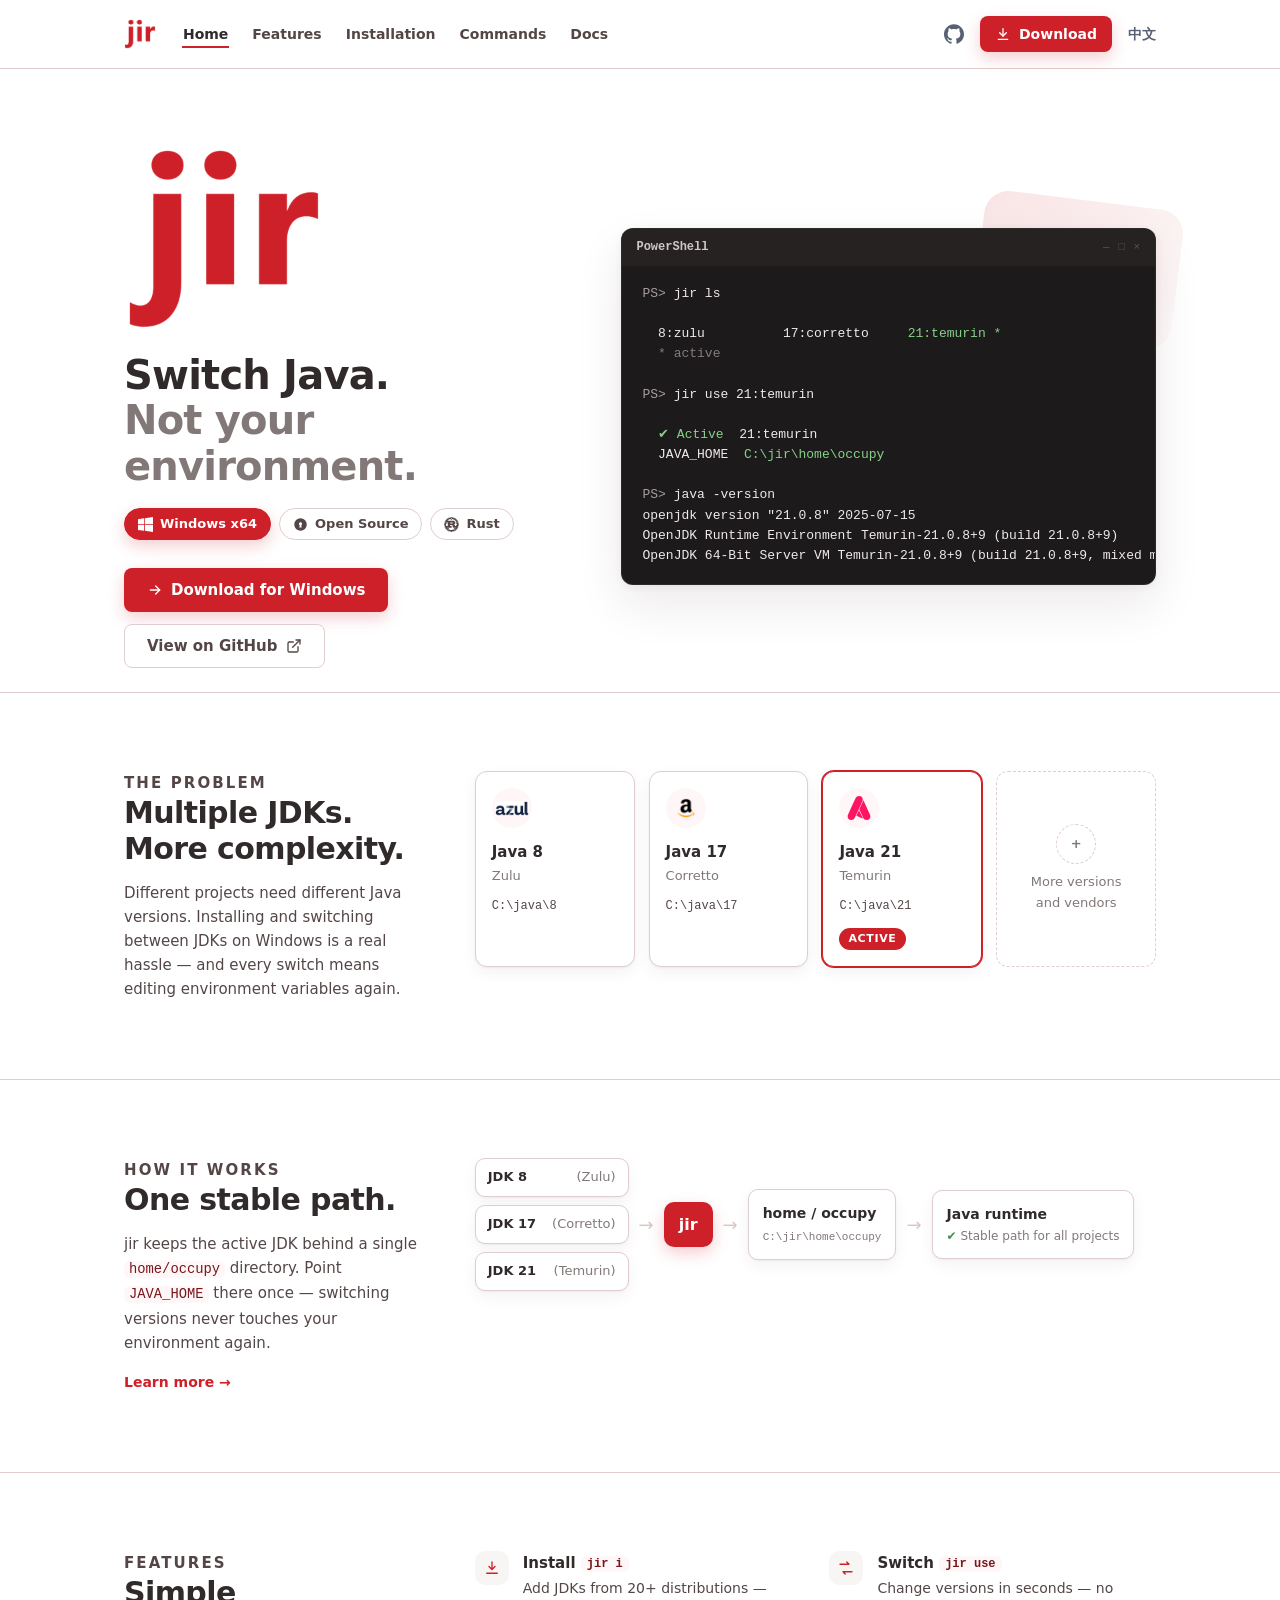
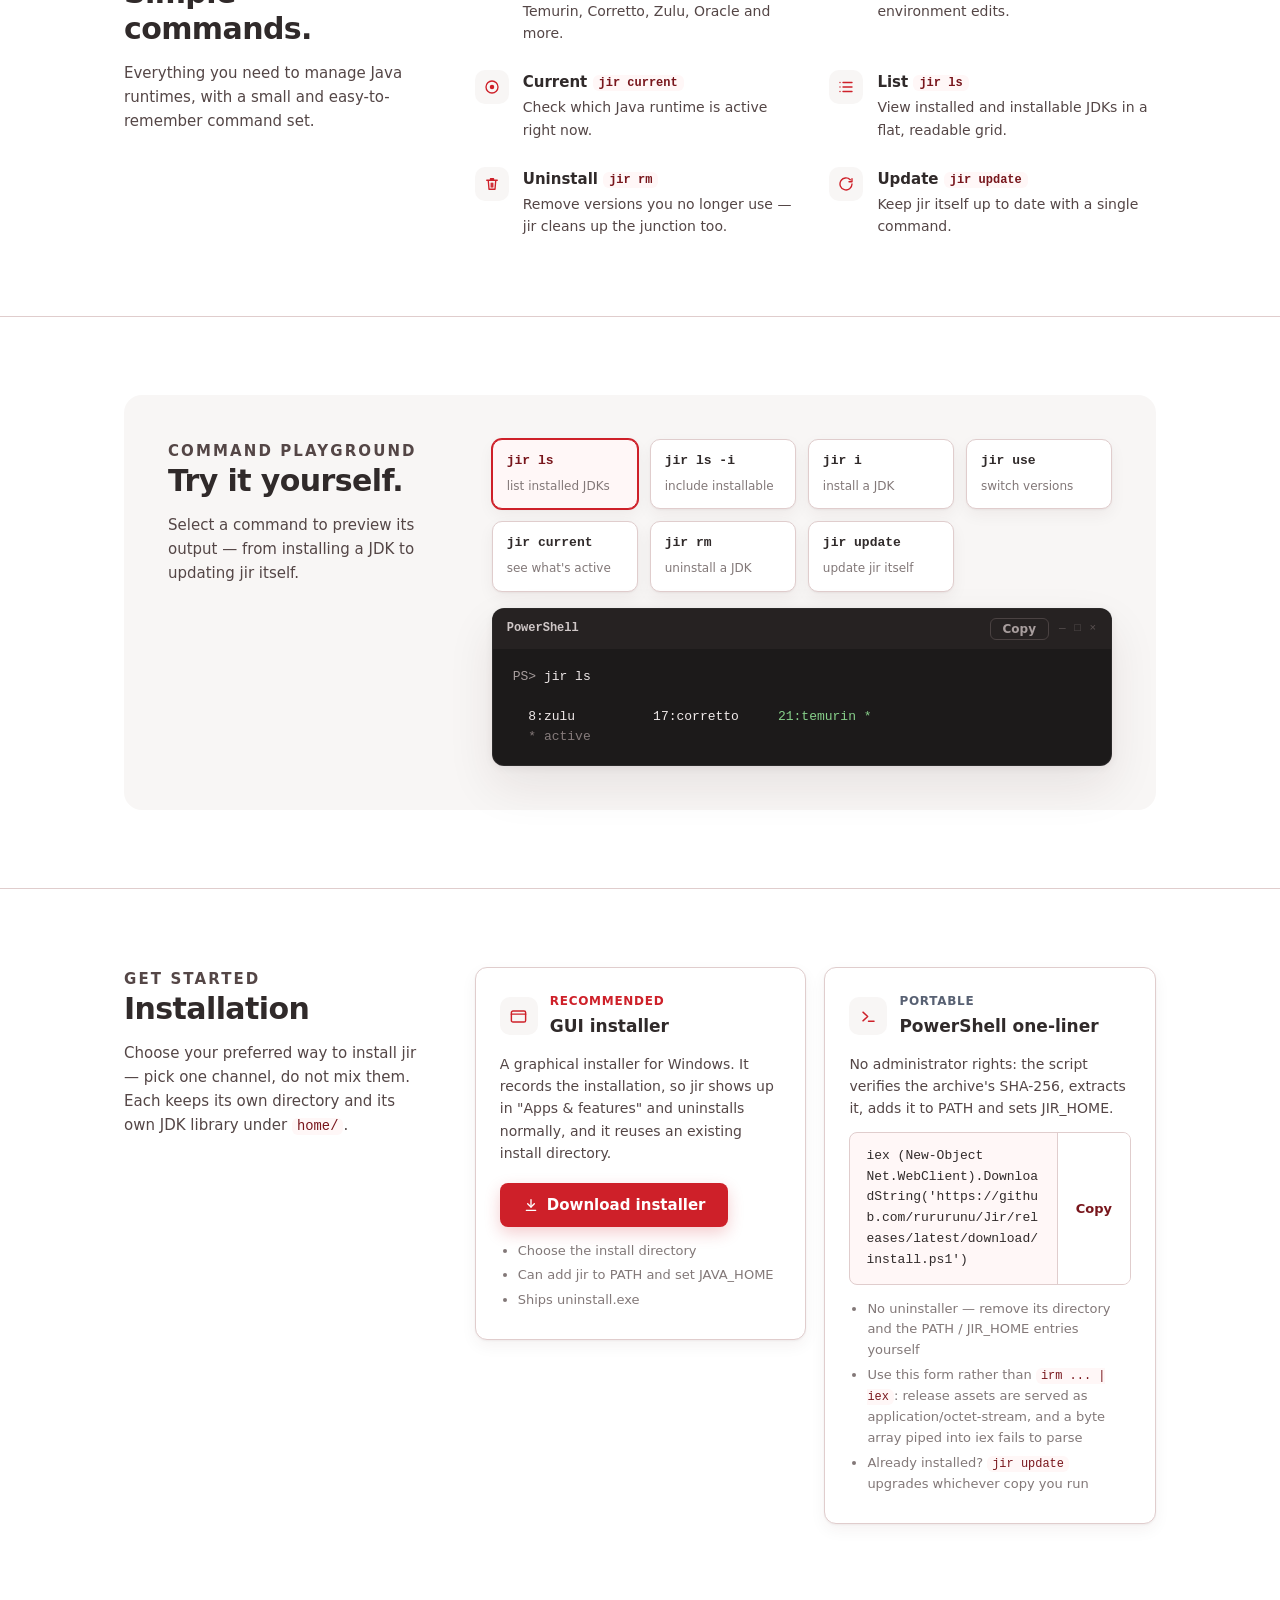
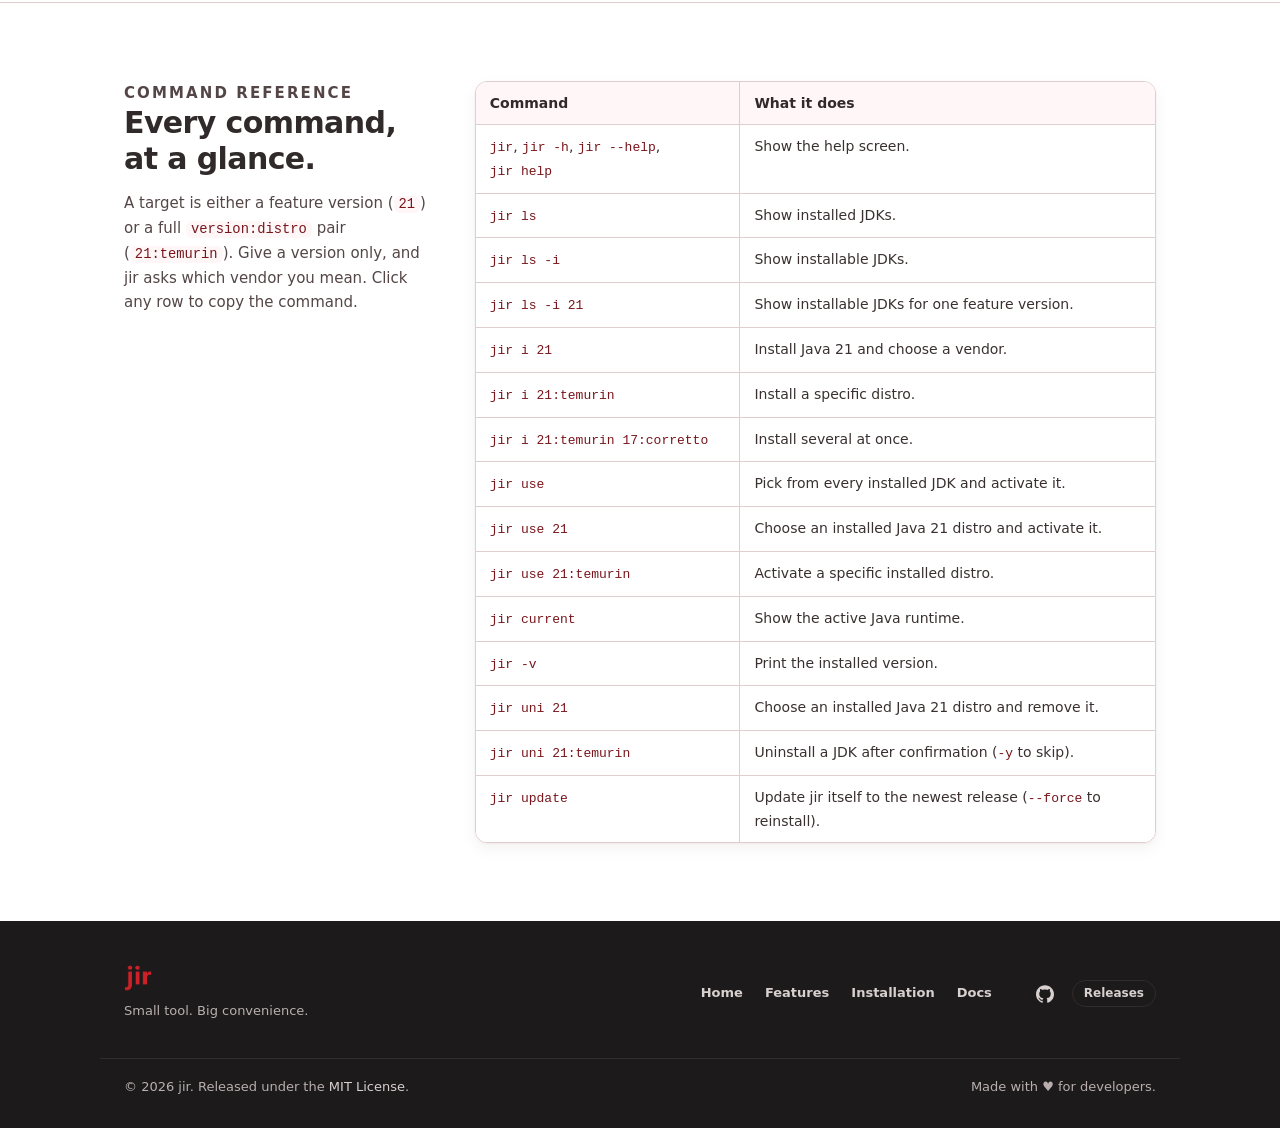
<file: site/index.html>
<!doctype html>
<html lang="en">
<head>
<meta charset="utf-8">
<meta name="viewport" content="width=device-width, initial-scale=1">
<title>jir — Switch Java, not your environment.</title>
<meta name="description" content="Install JDKs from 20+ distributions, switch between them in seconds, and keep your active Java runtime behind one stable path: home/occupy. Windows x64.">
<link rel="icon" href="favicon.ico">
<link rel="stylesheet" href="style.css">
</head>
<body>

<header class="top">
  <div class="wrap">
    <a class="brand" href="#top"><img src="jir.png" alt="jir"></a>
    <nav>
      <a class="active" href="#top">Home</a>
      <a href="#features">Features</a>
      <a href="#install">Installation</a>
      <a href="#commands">Commands</a>
      <a href="https://github.com/rururunu/Jir/blob/main/TECHNICAL.md">Docs</a>
    </nav>
    <div class="end">
      <a class="icon-link" href="https://github.com/rururunu/Jir" aria-label="GitHub">
        <svg viewBox="0 0 24 24" fill="currentColor" aria-hidden="true"><path d="M12 .297c-6.63 0-12 5.373-12 12 0 5.303 3.438 9.8 8.205 11.385.6.113.82-.258.82-.577 0-.285-.01-1.04-.015-2.04-3.338.724-4.042-1.61-4.042-1.61C4.422 18.07 3.633 17.7 3.633 17.7c-1.087-.744.084-.729.084-.729 1.205.084 1.838 1.236 1.838 1.236 1.07 1.835 2.809 1.305 3.495.998.108-.776.417-1.305.76-1.605-2.665-.3-5.466-1.332-5.466-5.93 0-1.31.465-2.38 1.235-3.22-.135-.303-.54-1.523.105-3.176 0 0 1.005-.322 3.3 1.23.96-.267 1.98-.399 3-.405 1.02.006 2.04.138 3 .405 2.28-1.552 3.285-1.23 3.285-1.23.645 1.653.24 2.873.12 3.176.765.84 1.23 1.91 1.23 3.22 0 4.61-2.805 5.625-5.475 5.92.42.36.81 1.096.81 2.22 0 1.606-.015 2.896-.015 3.286 0 .315.21.69.825.57C20.565 22.092 24 17.592 24 12.297c0-6.627-5.373-12-12-12"/></svg>
      </a>
      <a class="btn btn-primary btn-sm" href="https://github.com/rururunu/Jir/releases/latest">
        <svg viewBox="0 0 24 24" fill="none" stroke="currentColor" stroke-width="2" stroke-linecap="round" stroke-linejoin="round" aria-hidden="true"><path d="M12 4v11"/><path d="m7 10 5 5 5-5"/><path d="M5 20h14"/></svg>
        Download
      </a>
      <a href="zh-CN.html">中文</a>
    </div>
  </div>
</header>

<main>
<div class="wrap">
  <div class="hero" id="top">
    <div class="hero-copy">
      <img class="hero-mark" src="jir.png" alt="jir">
      <h1>Switch Java.<br><span class="dim">Not your environment.</span></h1>
      <ul class="pills">
        <li class="pill pill-brand">
          <svg viewBox="0 0 24 24" fill="currentColor" aria-hidden="true"><path d="M0 3.449 9.75 2.1v9.451H0m10.949-9.602L24 0v11.4H10.949M0 12.6h9.75v9.451L0 20.699M10.949 12.6H24V24l-12.9-1.801"/></svg>
          Windows x64
        </li>
        <li class="pill">
          <svg viewBox="0 0 24 24" fill="currentColor" aria-hidden="true"><path fill-rule="evenodd" d="M12 2a10 10 0 1 0 0 20 10 10 0 0 0 0-20zm0 6.4a2.6 2.6 0 0 0-1.2 4.9l-.7 3.3h3.8l-.7-3.3A2.6 2.6 0 0 0 12 8.4z"/></svg>
          Open Source
        </li>
        <li class="pill">
          <svg viewBox="0 0 24 24" fill="currentColor" aria-hidden="true"><path d="M23.8346 11.7033l-1.0073-.6236a13.7268 13.7268 0 00-.0283-.2936l.8656-.8069a.3483.3483 0 00-.1154-.578l-1.1066-.414a8.4958 8.4958 0 00-.087-.2856l.6904-.9587a.3462.3462 0 00-.2257-.5446l-1.1663-.1894a9.3574 9.3574 0 00-.1407-.2622l.49-1.0761a.3437.3437 0 00-.0274-.3361.3486.3486 0 00-.3006-.154l-1.1845.0416a6.7444 6.7444 0 00-.1873-.2268l.2723-1.153a.3472.3472 0 00-.417-.4172l-1.1532.2724a14.0183 14.0183 0 00-.2278-.1873l.0415-1.1845a.3442.3442 0 00-.49-.328l-1.076.491c-.0872-.0476-.1742-.0952-.2623-.1407l-.1903-1.1673A.3483.3483 0 0016.256.955l-.9597.6905a8.4867 8.4867 0 00-.2855-.086l-.414-1.1066a.3483.3483 0 00-.5781-.1154l-.8069.8666a9.2936 9.2936 0 00-.2936-.0284L12.2946.1683a.3462.3462 0 00-.5892 0l-.6236 1.0073a13.7383 13.7383 0 00-.2936.0284L9.9803.3374a.3462.3462 0 00-.578.1154l-.4141 1.1065c-.0962.0274-.1903.0567-.2855.086L7.744.955a.3483.3483 0 00-.5447.2258L7.009 2.348a9.3574 9.3574 0 00-.2622.1407l-1.0762-.491a.3462.3462 0 00-.49.328l.0416 1.1845a7.9826 7.9826 0 00-.2278.1873L3.8413 3.425a.3472.3472 0 00-.4171.4171l.2713 1.1531c-.0628.075-.1255.1509-.1863.2268l-1.1845-.0415a.3462.3462 0 00-.328.49l.491 1.0761a9.167 9.167 0 00-.1407.2622l-1.1662.1894a.3483.3483 0 00-.2258.5446l.6904.9587a13.303 13.303 0 00-.087.2855l-1.1065.414a.3483.3483 0 00-.1155.5781l.8656.807a9.2936 9.2936 0 00-.0283.2935l-1.0073.6236a.3442.3442 0 000 .5892l1.0073.6236c.008.0982.0182.1964.0283.2936l-.8656.8079a.3462.3462 0 00.1155.578l1.1065.4141c.0273.0962.0567.1914.087.2855l-.6904.9587a.3452.3452 0 00.2268.5447l1.1662.1893c.0456.088.0922.1751.1408.2622l-.491 1.0762a.3462.3462 0 00.328.49l1.1834-.0415c.0618.0769.1235.1528.1873.2277l-.2713 1.1541a.3462.3462 0 00.4171.4161l1.153-.2713c.075.0638.151.1255.2279.1863l-.0415 1.1845a.3442.3442 0 00.49.327l1.0761-.49c.087.0486.1741.0951.2622.1407l.1903 1.1662a.3483.3483 0 00.5447.2268l.9587-.6904a9.299 9.299 0 00.2855.087l.414 1.1066a.3452.3452 0 00.5781.1154l.8079-.8656c.0972.0111.1954.0203.2936.0294l.6236 1.0073a.3472.3472 0 00.5892 0l.6236-1.0073c.0982-.0091.1964-.0183.2936-.0294l.8069.8656a.3483.3483 0 00.578-.1154l.4141-1.1066a8.4626 8.4626 0 00.2855-.087l.9587.6904a.3452.3452 0 00.5447-.2268l.1903-1.1662c.088-.0456.1751-.0931.2622-.1407l1.0762.49a.3472.3472 0 00.49-.327l-.0415-1.1845a6.7267 6.7267 0 00.2267-.1863l1.1531.2713a.3472.3472 0 00.4171-.416l-.2713-1.1542c.0628-.0749.1255-.1508.1863-.2278l1.1845.0415a.3442.3442 0 00.328-.49l-.49-1.076c.0475-.0872.0951-.1742.1407-.2623l1.1662-.1893a.3483.3483 0 00.2258-.5447l-.6904-.9587.087-.2855 1.1066-.414a.3462.3462 0 00.1154-.5781l-.8656-.8079c.0101-.0972.0202-.1954.0283-.2936l1.0073-.6236a.3442.3442 0 000-.5892zm-6.7413 8.3551a.7138.7138 0 01.2986-1.396.714.714 0 11-.2997 1.396zm-.3422-2.3142a.649.649 0 00-.7715.5l-.3573 1.6685c-1.1035.501-2.3285.7795-3.6193.7795a8.7368 8.7368 0 01-3.6951-.814l-.3574-1.6684a.648.648 0 00-.7714-.499l-1.473.3158a8.7216 8.7216 0 01-.7613-.898h7.1676c.081 0 .1356-.0141.1356-.088v-2.536c0-.074-.0536-.0881-.1356-.0881h-2.0966v-1.6077h2.2677c.2065 0 1.1065.0587 1.394 1.2088.0901.3533.2875 1.5044.4232 1.8729.1346.413.6833 1.2381 1.2685 1.2381h3.5716a.7492.7492 0 00.1296-.0131 8.7874 8.7874 0 01-.8119.9526zM6.8369 20.024a.714.714 0 11-.2997-1.396.714.714 0 01.2997 1.396zM4.1177 8.9972a.7137.7137 0 11-1.304.5791.7137.7137 0 011.304-.579zm-.8352 1.9813l1.5347-.6824a.65.65 0 00.33-.8585l-.3158-.7147h1.2432v5.6025H3.5669a8.7753 8.7753 0 01-.2834-3.348zm6.7343-.5437V8.7836h2.9601c.153 0 1.0792.1772 1.0792.8697 0 .575-.7107.7815-1.2948.7815zm10.7574 1.4862c0 .2187-.008.4363-.0243.651h-.9c-.09 0-.1265.0586-.1265.1477v.413c0 .973-.5487 1.1846-1.0296 1.2382-.4576.0517-.9648-.1913-1.0275-.4717-.2704-1.5186-.7198-1.8436-1.4305-2.4034.8817-.5599 1.799-1.386 1.799-2.4915 0-1.1936-.819-1.9458-1.3769-2.3153-.7825-.5163-1.6491-.6195-1.883-.6195H5.4682a8.7651 8.7651 0 014.907-2.7699l1.0974 1.151a.648.648 0 00.9182.0213l1.227-1.1743a8.7753 8.7753 0 016.0044 4.2762l-.8403 1.8982a.652.652 0 00.33.8585l1.6178.7188c.0283.2875.0425.577.0425.8717zm-9.3006-9.5993a.7128.7128 0 11.984 1.0316.7137.7137 0 01-.984-1.0316zm8.3389 6.71a.7107.7107 0 01.9395-.3625.7137.7137 0 11-.9405.3635z"/></svg>
          Rust
        </li>
      </ul>
      <div class="cta">
        <a class="btn btn-primary" href="https://github.com/rururunu/Jir/releases/latest">
          <svg viewBox="0 0 24 24" fill="none" stroke="currentColor" stroke-width="2" stroke-linecap="round" stroke-linejoin="round" aria-hidden="true"><path d="M5 12h14"/><path d="m13 6 6 6-6 6"/></svg>
          Download for Windows
        </a>
        <a class="btn btn-ghost" href="https://github.com/rururunu/Jir">
          View on GitHub
          <svg viewBox="0 0 24 24" fill="none" stroke="currentColor" stroke-width="2" stroke-linecap="round" stroke-linejoin="round" aria-hidden="true"><path d="M18 13v6a2 2 0 0 1-2 2H5a2 2 0 0 1-2-2V8a2 2 0 0 1 2-2h6"/><path d="M15 3h6v6"/><path d="m10 14 11-11"/></svg>
        </a>
      </div>
    </div>
    <div class="hero-term">
      <div class="term">
        <div class="bar"><span class="term-title">PowerShell</span><span class="term-right"><span class="term-controls" aria-hidden="true">— □ ×</span></span></div>
        <pre><span class="p">PS&gt;</span> jir ls

  8:zulu          17:corretto     <span class="ok">21:temurin *</span>
  <span class="c">* active</span>

<span class="p">PS&gt;</span> jir use 21:temurin

  <span class="ok">✔ Active</span>  21:temurin
  JAVA_HOME  <span class="ok">C:\jir\home\occupy</span>

<span class="p">PS&gt;</span> java -version
openjdk version "21.0.8" 2025-07-15
OpenJDK Runtime Environment Temurin-21.0.8+9 (build 21.0.8+9)
OpenJDK 64-Bit Server VM Temurin-21.0.8+9 (build 21.0.8+9, mixed mode)</pre>
      </div>
    </div>
  </div>
</div>

<section id="problem">
  <div class="wrap split">
    <div class="split-head">
      <p class="eyebrow">The problem</p>
      <h2>Multiple JDKs.<br>More complexity.</h2>
      <p>Different projects need different Java versions. Installing and switching between JDKs on Windows is a real hassle — and every switch means editing environment variables again.</p>
    </div>
    <div class="vercards">
      <div class="vercard" role="button" tabindex="0">
        <span class="icon"><img class="wide" src="zulu-crop.png" alt=""></span>
        <h3>Java 8</h3>
        <p>Zulu</p>
        <code>C:\java\8</code>
      </div>
      <div class="vercard" role="button" tabindex="0">
        <span class="icon"><img src="corretto.png" alt=""></span>
        <h3>Java 17</h3>
        <p>Corretto</p>
        <code>C:\java\17</code>
      </div>
      <div class="vercard active" role="button" tabindex="0">
        <span class="icon"><img src="temurin.svg" alt=""></span>
        <h3>Java 21</h3>
        <p>Temurin</p>
        <code>C:\java\21</code>
        <span class="badge">Active</span>
      </div>
      <button type="button" class="vercard more" data-goto="ls-i">
        <span class="icon" aria-hidden="true">+</span>
        <span class="more-label">More versions<br>and vendors</span>
      </button>
    </div>
  </div>
</section>

<section id="how">
  <div class="wrap split">
    <div class="split-head">
      <p class="eyebrow">How it works</p>
      <h2>One stable path.</h2>
      <p>jir keeps the active JDK behind a single <code>home/occupy</code> directory. Point <code>JAVA_HOME</code> there once — switching versions never touches your environment again.</p>
      <a class="more" href="https://github.com/rururunu/Jir/blob/main/README.md">Learn more →</a>
    </div>
    <div class="flow">
      <div class="flow-src">
        <div class="flow-row">JDK 8 <span>(Zulu)</span></div>
        <div class="flow-row">JDK 17 <span>(Corretto)</span></div>
        <div class="flow-row">JDK 21 <span>(Temurin)</span></div>
      </div>
      <span class="flow-arrow" aria-hidden="true">→</span>
      <span class="flow-jir">jir</span>
      <span class="flow-arrow" aria-hidden="true">→</span>
      <div class="flow-node">
        <strong>home / occupy</strong>
        <code>C:\jir\home\occupy</code>
      </div>
      <span class="flow-arrow" aria-hidden="true">→</span>
      <div class="flow-node">
        <strong>Java runtime</strong>
        <span class="small"><span class="tick">✔</span> Stable path for all projects</span>
      </div>
    </div>
  </div>
</section>

<section id="features">
  <div class="wrap split">
    <div class="split-head">
      <p class="eyebrow">Features</p>
      <h2>Simple commands.</h2>
      <p>Everything you need to manage Java runtimes, with a small and easy-to-remember command set.</p>
    </div>
    <div class="features">
      <div class="feature">
        <span class="chip" aria-hidden="true"><svg viewBox="0 0 24 24" fill="none" stroke="currentColor" stroke-width="1.8" stroke-linecap="round" stroke-linejoin="round"><path d="M12 4v10m0 0 4-4m-4 4-4-4"/><path d="M5 19h14"/></svg></span>
        <div>
          <h3>Install <button type="button" class="cmd-tag" data-goto="install">jir i</button></h3>
          <p>Add JDKs from 20+ distributions — Temurin, Corretto, Zulu, Oracle and more.</p>
        </div>
      </div>
      <div class="feature">
        <span class="chip" aria-hidden="true"><svg viewBox="0 0 24 24" fill="none" stroke="currentColor" stroke-width="1.8" stroke-linecap="round" stroke-linejoin="round"><path d="M4 7h12l-3-3"/><path d="M20 17H8l3 3"/></svg></span>
        <div>
          <h3>Switch <button type="button" class="cmd-tag" data-goto="use">jir use</button></h3>
          <p>Change versions in seconds — no environment edits.</p>
        </div>
      </div>
      <div class="feature">
        <span class="chip" aria-hidden="true"><svg viewBox="0 0 24 24" fill="none" stroke="currentColor" stroke-width="1.8" stroke-linecap="round" stroke-linejoin="round"><circle cx="12" cy="12" r="8"/><circle cx="12" cy="12" r="3" fill="currentColor" stroke="none"/></svg></span>
        <div>
          <h3>Current <button type="button" class="cmd-tag" data-goto="current">jir current</button></h3>
          <p>Check which Java runtime is active right now.</p>
        </div>
      </div>
      <div class="feature">
        <span class="chip" aria-hidden="true"><svg viewBox="0 0 24 24" fill="none" stroke="currentColor" stroke-width="1.8" stroke-linecap="round" stroke-linejoin="round"><path d="M8 6h12M8 12h12M8 18h12M4 6h.01M4 12h.01M4 18h.01"/></svg></span>
        <div>
          <h3>List <button type="button" class="cmd-tag" data-goto="ls">jir ls</button></h3>
          <p>View installed and installable JDKs in a flat, readable grid.</p>
        </div>
      </div>
      <div class="feature">
        <span class="chip" aria-hidden="true"><svg viewBox="0 0 24 24" fill="none" stroke="currentColor" stroke-width="1.8" stroke-linecap="round" stroke-linejoin="round"><path d="M5 7h14M10 7V5h4v2M7 7l1 12h8l1-12M11 11v5M13 11v5"/></svg></span>
        <div>
          <h3>Uninstall <button type="button" class="cmd-tag" data-goto="rm">jir rm</button></h3>
          <p>Remove versions you no longer use — jir cleans up the junction too.</p>
        </div>
      </div>
      <div class="feature">
        <span class="chip" aria-hidden="true"><svg viewBox="0 0 24 24" fill="none" stroke="currentColor" stroke-width="1.8" stroke-linecap="round" stroke-linejoin="round"><path d="M20 12a8 8 0 1 1-2.3-5.7"/><path d="M20 5v4h-4"/></svg></span>
        <div>
          <h3>Update <button type="button" class="cmd-tag" data-goto="update">jir update</button></h3>
          <p>Keep jir itself up to date with a single command.</p>
        </div>
      </div>
    </div>
  </div>
</section>

<section id="playground">
  <div class="wrap">
    <div class="panel">
      <div class="split">
        <div class="split-head">
          <p class="eyebrow">Command playground</p>
          <h2>Try it yourself.</h2>
          <p>Select a command to preview its output — from installing a JDK to updating jir itself.</p>
        </div>
        <div class="playground">
          <div class="cmdgrid">
            <button type="button" class="cmdchip active" data-command="ls">
              <strong>jir ls</strong>
              <span>list installed JDKs</span>
            </button>
            <button type="button" class="cmdchip" data-command="ls-i">
              <strong>jir ls -i</strong>
              <span>include installable</span>
            </button>
            <button type="button" class="cmdchip" data-command="install">
              <strong>jir i</strong>
              <span>install a JDK</span>
            </button>
            <button type="button" class="cmdchip" data-command="use">
              <strong>jir use</strong>
              <span>switch versions</span>
            </button>
            <button type="button" class="cmdchip" data-command="current">
              <strong>jir current</strong>
              <span>see what's active</span>
            </button>
            <button type="button" class="cmdchip" data-command="rm">
              <strong>jir rm</strong>
              <span>uninstall a JDK</span>
            </button>
            <button type="button" class="cmdchip" data-command="update">
              <strong>jir update</strong>
              <span>update jir itself</span>
            </button>
          </div>
          <div class="term">
            <div class="bar"><span class="term-title">PowerShell</span><span class="term-right"><button type="button" class="term-btn" id="pg-copy" data-copied="Copied">Copy</button><span class="term-controls" aria-hidden="true">— □ ×</span></span></div>
            <pre class="pg-session on" data-session="ls"><span class="p">PS&gt;</span> <span class="pg-cmd">jir ls</span>

  8:zulu          17:corretto     <span class="ok">21:temurin *</span>
  <span class="c">* active</span></pre>
            <pre class="pg-session" data-session="ls-i"><span class="p">PS&gt;</span> <span class="pg-cmd">jir ls -i</span>

  6:zulu             7:zulu             8:aoj
  8:aoj_openj9       8:corretto         8:dragonwell
  8:kona             8:liberica         8:ojdk_build
  8:openlogic        8:oracle_open_jdk  8:redhat
  8:semeru           8:temurin          <span class="ok">8:zulu +</span>
  <span class="c">…</span>
  <span class="c">* active    + installed</span></pre>
            <pre class="pg-session" data-session="install"><span class="p">PS&gt;</span> <span class="pg-cmd">jir i 21:temurin</span>

  ◆ Installing  21:temurin
  <span class="c">vendor</span>     Temurin
  <span class="c">build</span>      21.0.8+9
  <span class="c">file</span>       OpenJDK21U-jdk_x64_windows_hotspot_21.0.8_9.zip

  <span class="ok">✔ Installed</span>  21:temurin
  <span class="c">path</span>       C:\jir\home\21\temurin
  <span class="c">JAVA_HOME</span>  C:\jir\home\21\temurin
  <span class="c">hint</span>       run `jir use 21:temurin` to activate</pre>
            <pre class="pg-session" data-session="use"><span class="p">PS&gt;</span> <span class="pg-cmd">jir use 21:temurin</span>

  <span class="ok">✔ Active</span>  21:temurin
  JAVA_HOME  <span class="ok">C:\jir\home\occupy</span></pre>
            <pre class="pg-session" data-session="current"><span class="p">PS&gt;</span> <span class="pg-cmd">jir current</span>

  ◆ Current  21:temurin
  <span class="c">vendor</span>     Temurin
  <span class="c">build</span>      21.0.8+9
  <span class="c">source</span>     C:\jir\home\21\temurin
  <span class="c">JAVA_HOME</span>  <span class="ok">C:\jir\home\occupy</span>
  <span class="c">binary</span>     <span class="ok">C:\jir\home\occupy\bin\java.exe</span></pre>
            <pre class="pg-session" data-session="rm"><span class="p">PS&gt;</span> <span class="pg-cmd">jir rm 8:zulu</span>
  Remove 8:zulu (C:\jir\home\8\zulu)
  Confirm? [y/N] y
<span class="ok">Uninstalled</span> 8:zulu</pre>
            <pre class="pg-session" data-session="update"><span class="p">PS&gt;</span> <span class="pg-cmd">jir update</span>

  <span class="c">current</span>    jir 0.2.4
  <span class="ok">✔ up to date</span>  0.2.4</pre>
          </div>
        </div>
      </div>
    </div>
  </div>
</section>

<section id="install">
  <div class="wrap split">
    <div class="split-head">
      <p class="eyebrow">Get started</p>
      <h2>Installation</h2>
      <p>Choose your preferred way to install jir — pick one channel, do not mix them. Each keeps its own directory and its own JDK library under <code>home/</code>.</p>
    </div>
    <div class="paths">
      <div class="card">
        <div class="paths-head">
          <span class="chip" aria-hidden="true"><svg viewBox="0 0 24 24" fill="none" stroke="currentColor" stroke-width="1.8" stroke-linecap="round" stroke-linejoin="round"><rect x="3" y="5" width="18" height="14" rx="2"/><path d="M3 9h18"/></svg></span>
          <div>
            <p class="tag">Recommended</p>
            <h3>GUI installer</h3>
          </div>
        </div>
        <p>A graphical installer for Windows. It records the installation, so jir shows up in "Apps &amp; features" and uninstalls normally, and it reuses an existing install directory.</p>
        <a class="btn btn-primary" href="https://github.com/rururunu/Jir/releases/latest">
          <svg viewBox="0 0 24 24" fill="none" stroke="currentColor" stroke-width="2" stroke-linecap="round" stroke-linejoin="round" aria-hidden="true"><path d="M12 4v11"/><path d="m7 10 5 5 5-5"/><path d="M5 20h14"/></svg>
          Download installer
        </a>
        <ul>
          <li>Choose the install directory</li>
          <li>Can add jir to PATH and set JAVA_HOME</li>
          <li>Ships uninstall.exe</li>
        </ul>
      </div>
      <div class="card">
        <div class="paths-head">
          <span class="chip" aria-hidden="true"><svg viewBox="0 0 24 24" fill="none" stroke="currentColor" stroke-width="1.8" stroke-linecap="round" stroke-linejoin="round"><path d="M5 6.5 11 12l-6 5.5"/><path d="M12 18h7"/></svg></span>
          <div>
            <p class="tag alt">Portable</p>
            <h3>PowerShell one-liner</h3>
          </div>
        </div>
        <p>No administrator rights: the script verifies the archive's SHA-256, extracts it, adds it to PATH and sets JIR_HOME.</p>
        <div class="cmd">
          <pre id="one-liner">iex (New-Object Net.WebClient).DownloadString('https://github.com/rururunu/Jir/releases/latest/download/install.ps1')</pre>
          <button type="button" data-copy="one-liner" data-copied="Copied">Copy</button>
        </div>
        <ul>
          <li>No uninstaller — remove its directory and the PATH / JIR_HOME entries yourself</li>
          <li>Use this form rather than <code>irm ... | iex</code>: release assets are served as application/octet-stream, and a byte array piped into iex fails to parse</li>
          <li>Already installed? <code>jir update</code> upgrades whichever copy you run</li>
        </ul>
      </div>
    </div>
  </div>
</section>

<section id="commands">
  <div class="wrap split">
    <div class="split-head">
      <p class="eyebrow">Command reference</p>
      <h2>Every command, at a glance.</h2>
      <p>A target is either a feature version (<code>21</code>) or a full <code>version:distro</code> pair (<code>21:temurin</code>). Give a version only, and jir asks which vendor you mean. Click any row to copy the command.</p>
    </div>
    <div class="tablewrap">
      <table>
        <thead>
          <tr><th>Command</th><th>What it does</th></tr>
        </thead>
        <tbody>
          <tr><td><code>jir</code>, <code>jir -h</code>, <code>jir --help</code>, <code>jir help</code></td><td>Show the help screen.</td></tr>
          <tr><td><code>jir ls</code></td><td>Show installed JDKs.</td></tr>
          <tr><td><code>jir ls -i</code></td><td>Show installable JDKs.</td></tr>
          <tr><td><code>jir ls -i 21</code></td><td>Show installable JDKs for one feature version.</td></tr>
          <tr><td><code>jir i 21</code></td><td>Install Java 21 and choose a vendor.</td></tr>
          <tr><td><code>jir i 21:temurin</code></td><td>Install a specific distro.</td></tr>
          <tr><td><code>jir i 21:temurin 17:corretto</code></td><td>Install several at once.</td></tr>
          <tr><td><code>jir use</code></td><td>Pick from every installed JDK and activate it.</td></tr>
          <tr><td><code>jir use 21</code></td><td>Choose an installed Java 21 distro and activate it.</td></tr>
          <tr><td><code>jir use 21:temurin</code></td><td>Activate a specific installed distro.</td></tr>
          <tr><td><code>jir current</code></td><td>Show the active Java runtime.</td></tr>
          <tr><td><code>jir -v</code></td><td>Print the installed version.</td></tr>
          <tr><td><code>jir uni 21</code></td><td>Choose an installed Java 21 distro and remove it.</td></tr>
          <tr><td><code>jir uni 21:temurin</code></td><td>Uninstall a JDK after confirmation (<code>-y</code> to skip).</td></tr>
          <tr><td><code>jir update</code></td><td>Update jir itself to the newest release (<code>--force</code> to reinstall).</td></tr>
        </tbody>
      </table>
    </div>
  </div>
</section>
</main>

<footer class="foot">
  <div class="wrap foot-main">
    <div class="foot-brand">
      <span class="brand"><img src="jir.png" alt="jir"></span>
      <p>Small tool. Big convenience.</p>
    </div>
    <nav class="foot-nav">
      <a href="#top">Home</a>
      <a href="#features">Features</a>
      <a href="#install">Installation</a>
      <a href="https://github.com/rururunu/Jir/blob/main/TECHNICAL.md">Docs</a>
    </nav>
    <div class="foot-end">
      <a class="icon-link" href="https://github.com/rururunu/Jir" aria-label="GitHub">
        <svg viewBox="0 0 24 24" fill="currentColor" aria-hidden="true"><path d="M12 .297c-6.63 0-12 5.373-12 12 0 5.303 3.438 9.8 8.205 11.385.6.113.82-.258.82-.577 0-.285-.01-1.04-.015-2.04-3.338.724-4.042-1.61-4.042-1.61C4.422 18.07 3.633 17.7 3.633 17.7c-1.087-.744.084-.729.084-.729 1.205.084 1.838 1.236 1.838 1.236 1.07 1.835 2.809 1.305 3.495.998.108-.776.417-1.305.76-1.605-2.665-.3-5.466-1.332-5.466-5.93 0-1.31.465-2.38 1.235-3.22-.135-.303-.54-1.523.105-3.176 0 0 1.005-.322 3.3 1.23.96-.267 1.98-.399 3-.405 1.02.006 2.04.138 3 .405 2.28-1.552 3.285-1.23 3.285-1.23.645 1.653.24 2.873.12 3.176.765.84 1.23 1.91 1.23 3.22 0 4.61-2.805 5.625-5.475 5.92.42.36.81 1.096.81 2.22 0 1.606-.015 2.896-.015 3.286 0 .315.21.69.825.57C20.565 22.092 24 17.592 24 12.297c0-6.627-5.373-12-12-12"/></svg>
      </a>
      <a class="ver" id="version" href="https://github.com/rururunu/Jir/releases/latest">Releases</a>
    </div>
  </div>
  <div class="wrap foot-fine">
    <p>© 2026 jir. Released under the <a href="https://github.com/rururunu/Jir/blob/main/LICENSE">MIT License</a>.</p>
    <p>Made with ♥ for developers.</p>
  </div>
</footer>

<script src="main.js" defer></script>
</body>
</html>
</file>
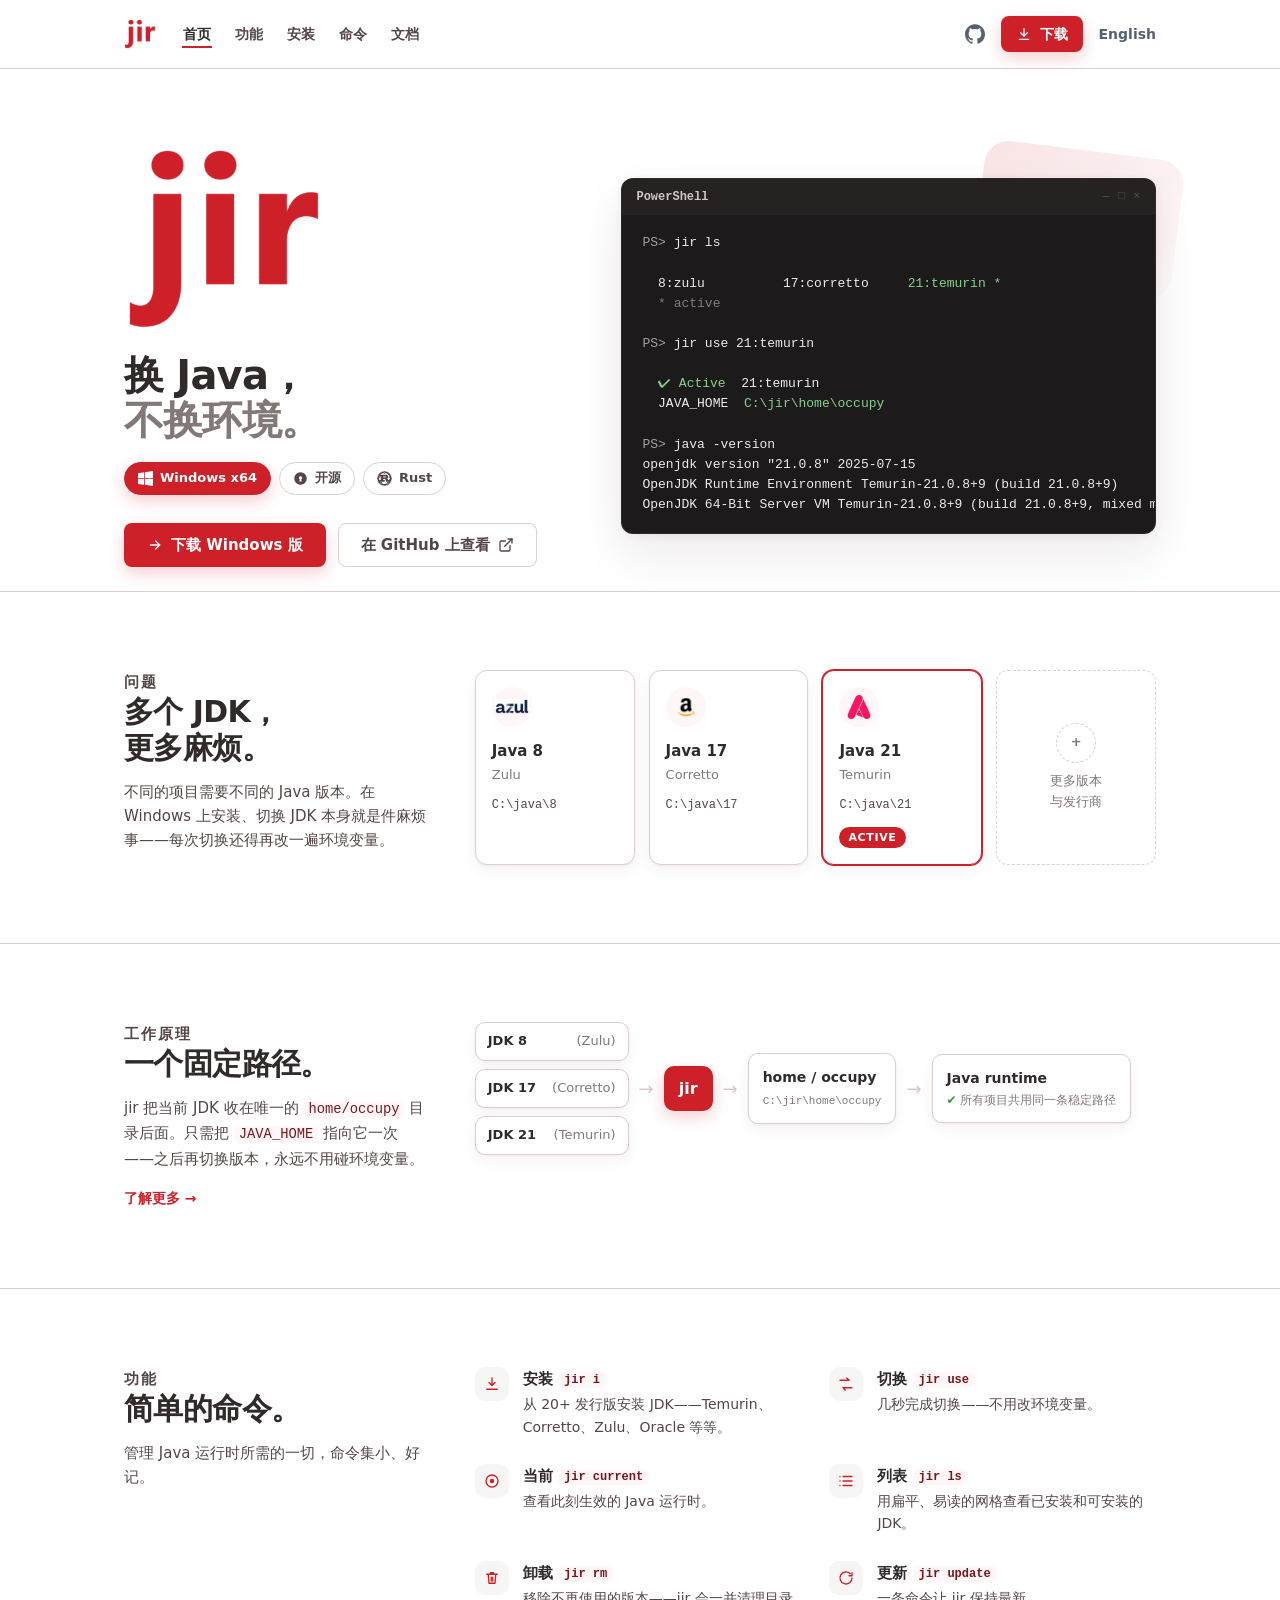
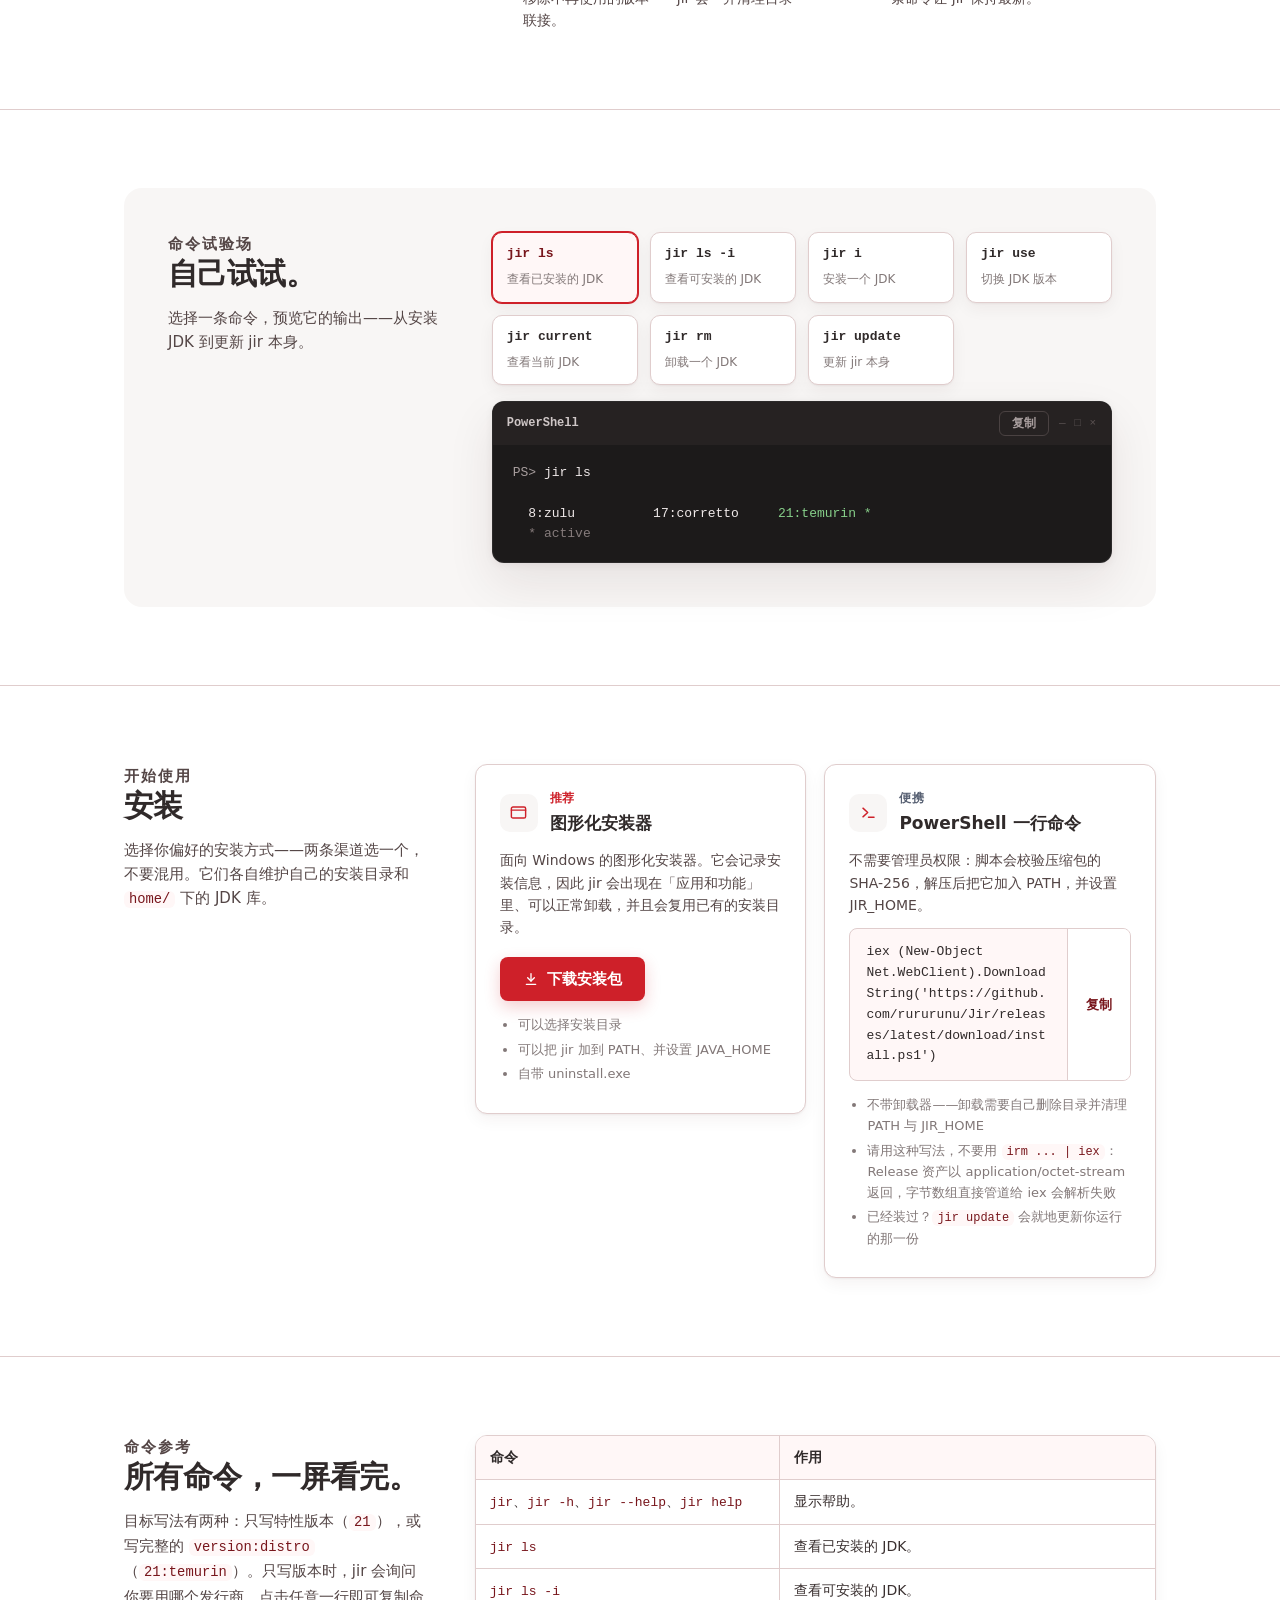
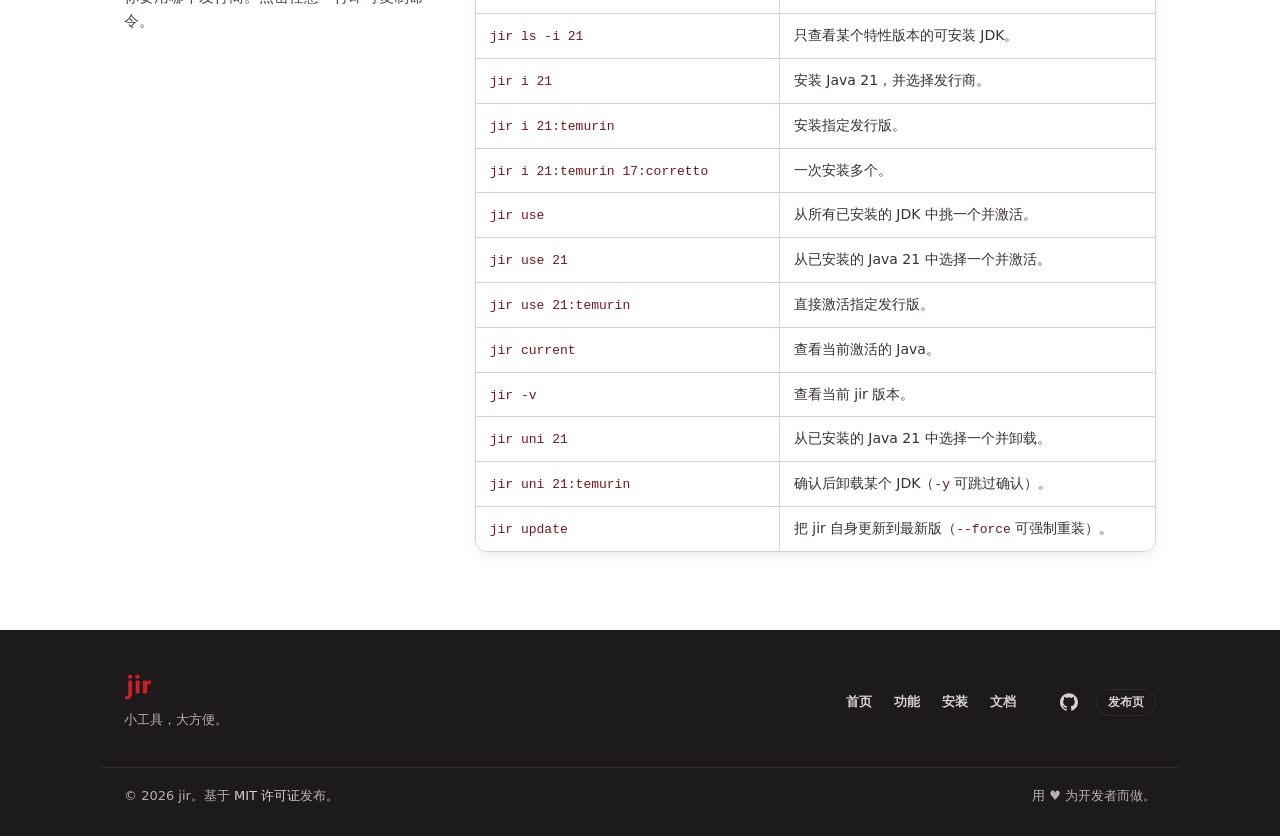
<file: site/zh-CN.html>
<!doctype html>
<html lang="zh-CN">
<head>
<meta charset="utf-8">
<meta name="viewport" content="width=device-width, initial-scale=1">
<title>jir — 换 Java，不换环境。</title>
<meta name="description" content="从 20 多个发行版安装 JDK，几秒完成切换，并让当前使用的 Java 始终指向一个固定路径：home/occupy。仅面向 Windows x64。">
<link rel="icon" href="favicon.ico">
<link rel="stylesheet" href="style.css">
</head>
<body>

<header class="top">
  <div class="wrap">
    <a class="brand" href="#top"><img src="jir.png" alt="jir"></a>
    <nav>
      <a class="active" href="#top">首页</a>
      <a href="#features">功能</a>
      <a href="#install">安装</a>
      <a href="#commands">命令</a>
      <a href="https://github.com/rururunu/Jir/blob/main/TECHNICAL.zh-CN.md">文档</a>
    </nav>
    <div class="end">
      <a class="icon-link" href="https://github.com/rururunu/Jir" aria-label="GitHub">
        <svg viewBox="0 0 24 24" fill="currentColor" aria-hidden="true"><path d="M12 .297c-6.63 0-12 5.373-12 12 0 5.303 3.438 9.8 8.205 11.385.6.113.82-.258.82-.577 0-.285-.01-1.04-.015-2.04-3.338.724-4.042-1.61-4.042-1.61C4.422 18.07 3.633 17.7 3.633 17.7c-1.087-.744.084-.729.084-.729 1.205.084 1.838 1.236 1.838 1.236 1.07 1.835 2.809 1.305 3.495.998.108-.776.417-1.305.76-1.605-2.665-.3-5.466-1.332-5.466-5.93 0-1.31.465-2.38 1.235-3.22-.135-.303-.54-1.523.105-3.176 0 0 1.005-.322 3.3 1.23.96-.267 1.98-.399 3-.405 1.02.006 2.04.138 3 .405 2.28-1.552 3.285-1.23 3.285-1.23.645 1.653.24 2.873.12 3.176.765.84 1.23 1.91 1.23 3.22 0 4.61-2.805 5.625-5.475 5.92.42.36.81 1.096.81 2.22 0 1.606-.015 2.896-.015 3.286 0 .315.21.69.825.57C20.565 22.092 24 17.592 24 12.297c0-6.627-5.373-12-12-12"/></svg>
      </a>
      <a class="btn btn-primary btn-sm" href="https://github.com/rururunu/Jir/releases/latest">
        <svg viewBox="0 0 24 24" fill="none" stroke="currentColor" stroke-width="2" stroke-linecap="round" stroke-linejoin="round" aria-hidden="true"><path d="M12 4v11"/><path d="m7 10 5 5 5-5"/><path d="M5 20h14"/></svg>
        下载
      </a>
      <a href="index.html">English</a>
    </div>
  </div>
</header>

<main>
<div class="wrap">
  <div class="hero" id="top">
    <div class="hero-copy">
      <img class="hero-mark" src="jir.png" alt="jir">
      <h1>换 Java，<br><span class="dim">不换环境。</span></h1>
      <ul class="pills">
        <li class="pill pill-brand">
          <svg viewBox="0 0 24 24" fill="currentColor" aria-hidden="true"><path d="M0 3.449 9.75 2.1v9.451H0m10.949-9.602L24 0v11.4H10.949M0 12.6h9.75v9.451L0 20.699M10.949 12.6H24V24l-12.9-1.801"/></svg>
          Windows x64
        </li>
        <li class="pill">
          <svg viewBox="0 0 24 24" fill="currentColor" aria-hidden="true"><path fill-rule="evenodd" d="M12 2a10 10 0 1 0 0 20 10 10 0 0 0 0-20zm0 6.4a2.6 2.6 0 0 0-1.2 4.9l-.7 3.3h3.8l-.7-3.3A2.6 2.6 0 0 0 12 8.4z"/></svg>
          开源
        </li>
        <li class="pill">
          <svg viewBox="0 0 24 24" fill="currentColor" aria-hidden="true"><path d="M23.8346 11.7033l-1.0073-.6236a13.7268 13.7268 0 00-.0283-.2936l.8656-.8069a.3483.3483 0 00-.1154-.578l-1.1066-.414a8.4958 8.4958 0 00-.087-.2856l.6904-.9587a.3462.3462 0 00-.2257-.5446l-1.1663-.1894a9.3574 9.3574 0 00-.1407-.2622l.49-1.0761a.3437.3437 0 00-.0274-.3361.3486.3486 0 00-.3006-.154l-1.1845.0416a6.7444 6.7444 0 00-.1873-.2268l.2723-1.153a.3472.3472 0 00-.417-.4172l-1.1532.2724a14.0183 14.0183 0 00-.2278-.1873l.0415-1.1845a.3442.3442 0 00-.49-.328l-1.076.491c-.0872-.0476-.1742-.0952-.2623-.1407l-.1903-1.1673A.3483.3483 0 0016.256.955l-.9597.6905a8.4867 8.4867 0 00-.2855-.086l-.414-1.1066a.3483.3483 0 00-.5781-.1154l-.8069.8666a9.2936 9.2936 0 00-.2936-.0284L12.2946.1683a.3462.3462 0 00-.5892 0l-.6236 1.0073a13.7383 13.7383 0 00-.2936.0284L9.9803.3374a.3462.3462 0 00-.578.1154l-.4141 1.1065c-.0962.0274-.1903.0567-.2855.086L7.744.955a.3483.3483 0 00-.5447.2258L7.009 2.348a9.3574 9.3574 0 00-.2622.1407l-1.0762-.491a.3462.3462 0 00-.49.328l.0416 1.1845a7.9826 7.9826 0 00-.2278.1873L3.8413 3.425a.3472.3472 0 00-.4171.4171l.2713 1.1531c-.0628.075-.1255.1509-.1863.2268l-1.1845-.0415a.3462.3462 0 00-.328.49l.491 1.0761a9.167 9.167 0 00-.1407.2622l-1.1662.1894a.3483.3483 0 00-.2258.5446l.6904.9587a13.303 13.303 0 00-.087.2855l-1.1065.414a.3483.3483 0 00-.1155.5781l.8656.807a9.2936 9.2936 0 00-.0283.2935l-1.0073.6236a.3442.3442 0 000 .5892l1.0073.6236c.008.0982.0182.1964.0283.2936l-.8656.8079a.3462.3462 0 00.1155.578l1.1065.4141c.0273.0962.0567.1914.087.2855l-.6904.9587a.3452.3452 0 00.2268.5447l1.1662.1893c.0456.088.0922.1751.1408.2622l-.491 1.0762a.3462.3462 0 00.328.49l1.1834-.0415c.0618.0769.1235.1528.1873.2277l-.2713 1.1541a.3462.3462 0 00.4171.4161l1.153-.2713c.075.0638.151.1255.2279.1863l-.0415 1.1845a.3442.3442 0 00.49.327l1.0761-.49c.087.0486.1741.0951.2622.1407l.1903 1.1662a.3483.3483 0 00.5447.2268l.9587-.6904a9.299 9.299 0 00.2855.087l.414 1.1066a.3452.3452 0 00.5781.1154l.8079-.8656c.0972.0111.1954.0203.2936.0294l.6236 1.0073a.3472.3472 0 00.5892 0l.6236-1.0073c.0982-.0091.1964-.0183.2936-.0294l.8069.8656a.3483.3483 0 00.578-.1154l.4141-1.1066a8.4626 8.4626 0 00.2855-.087l.9587.6904a.3452.3452 0 00.5447-.2268l.1903-1.1662c.088-.0456.1751-.0931.2622-.1407l1.0762.49a.3472.3472 0 00.49-.327l-.0415-1.1845a6.7267 6.7267 0 00.2267-.1863l1.1531.2713a.3472.3472 0 00.4171-.416l-.2713-1.1542c.0628-.0749.1255-.1508.1863-.2278l1.1845.0415a.3442.3442 0 00.328-.49l-.49-1.076c.0475-.0872.0951-.1742.1407-.2623l1.1662-.1893a.3483.3483 0 00.2258-.5447l-.6904-.9587.087-.2855 1.1066-.414a.3462.3462 0 00.1154-.5781l-.8656-.8079c.0101-.0972.0202-.1954.0283-.2936l1.0073-.6236a.3442.3442 0 000-.5892zm-6.7413 8.3551a.7138.7138 0 01.2986-1.396.714.714 0 11-.2997 1.396zm-.3422-2.3142a.649.649 0 00-.7715.5l-.3573 1.6685c-1.1035.501-2.3285.7795-3.6193.7795a8.7368 8.7368 0 01-3.6951-.814l-.3574-1.6684a.648.648 0 00-.7714-.499l-1.473.3158a8.7216 8.7216 0 01-.7613-.898h7.1676c.081 0 .1356-.0141.1356-.088v-2.536c0-.074-.0536-.0881-.1356-.0881h-2.0966v-1.6077h2.2677c.2065 0 1.1065.0587 1.394 1.2088.0901.3533.2875 1.5044.4232 1.8729.1346.413.6833 1.2381 1.2685 1.2381h3.5716a.7492.7492 0 00.1296-.0131 8.7874 8.7874 0 01-.8119.9526zM6.8369 20.024a.714.714 0 11-.2997-1.396.714.714 0 01.2997 1.396zM4.1177 8.9972a.7137.7137 0 11-1.304.5791.7137.7137 0 011.304-.579zm-.8352 1.9813l1.5347-.6824a.65.65 0 00.33-.8585l-.3158-.7147h1.2432v5.6025H3.5669a8.7753 8.7753 0 01-.2834-3.348zm6.7343-.5437V8.7836h2.9601c.153 0 1.0792.1772 1.0792.8697 0 .575-.7107.7815-1.2948.7815zm10.7574 1.4862c0 .2187-.008.4363-.0243.651h-.9c-.09 0-.1265.0586-.1265.1477v.413c0 .973-.5487 1.1846-1.0296 1.2382-.4576.0517-.9648-.1913-1.0275-.4717-.2704-1.5186-.7198-1.8436-1.4305-2.4034.8817-.5599 1.799-1.386 1.799-2.4915 0-1.1936-.819-1.9458-1.3769-2.3153-.7825-.5163-1.6491-.6195-1.883-.6195H5.4682a8.7651 8.7651 0 014.907-2.7699l1.0974 1.151a.648.648 0 00.9182.0213l1.227-1.1743a8.7753 8.7753 0 016.0044 4.2762l-.8403 1.8982a.652.652 0 00.33.8585l1.6178.7188c.0283.2875.0425.577.0425.8717zm-9.3006-9.5993a.7128.7128 0 11.984 1.0316.7137.7137 0 01-.984-1.0316zm8.3389 6.71a.7107.7107 0 01.9395-.3625.7137.7137 0 11-.9405.3635z"/></svg>
          Rust
        </li>
      </ul>
      <div class="cta">
        <a class="btn btn-primary" href="https://github.com/rururunu/Jir/releases/latest">
          <svg viewBox="0 0 24 24" fill="none" stroke="currentColor" stroke-width="2" stroke-linecap="round" stroke-linejoin="round" aria-hidden="true"><path d="M5 12h14"/><path d="m13 6 6 6-6 6"/></svg>
          下载 Windows 版
        </a>
        <a class="btn btn-ghost" href="https://github.com/rururunu/Jir">
          在 GitHub 上查看
          <svg viewBox="0 0 24 24" fill="none" stroke="currentColor" stroke-width="2" stroke-linecap="round" stroke-linejoin="round" aria-hidden="true"><path d="M18 13v6a2 2 0 0 1-2 2H5a2 2 0 0 1-2-2V8a2 2 0 0 1 2-2h6"/><path d="M15 3h6v6"/><path d="m10 14 11-11"/></svg>
        </a>
      </div>
    </div>
    <div class="hero-term">
      <div class="term">
        <div class="bar"><span class="term-title">PowerShell</span><span class="term-right"><span class="term-controls" aria-hidden="true">— □ ×</span></span></div>
        <pre><span class="p">PS&gt;</span> jir ls

  8:zulu          17:corretto     <span class="ok">21:temurin *</span>
  <span class="c">* active</span>

<span class="p">PS&gt;</span> jir use 21:temurin

  <span class="ok">✔ Active</span>  21:temurin
  JAVA_HOME  <span class="ok">C:\jir\home\occupy</span>

<span class="p">PS&gt;</span> java -version
openjdk version "21.0.8" 2025-07-15
OpenJDK Runtime Environment Temurin-21.0.8+9 (build 21.0.8+9)
OpenJDK 64-Bit Server VM Temurin-21.0.8+9 (build 21.0.8+9, mixed mode)</pre>
      </div>
    </div>
  </div>
</div>

<section id="problem">
  <div class="wrap split">
    <div class="split-head">
      <p class="eyebrow">问题</p>
      <h2>多个 JDK，<br>更多麻烦。</h2>
      <p>不同的项目需要不同的 Java 版本。在 Windows 上安装、切换 JDK 本身就是件麻烦事——每次切换还得再改一遍环境变量。</p>
    </div>
    <div class="vercards">
      <div class="vercard" role="button" tabindex="0">
        <span class="icon"><img class="wide" src="zulu-crop.png" alt=""></span>
        <h3>Java 8</h3>
        <p>Zulu</p>
        <code>C:\java\8</code>
      </div>
      <div class="vercard" role="button" tabindex="0">
        <span class="icon"><img src="corretto.png" alt=""></span>
        <h3>Java 17</h3>
        <p>Corretto</p>
        <code>C:\java\17</code>
      </div>
      <div class="vercard active" role="button" tabindex="0">
        <span class="icon"><img src="temurin.svg" alt=""></span>
        <h3>Java 21</h3>
        <p>Temurin</p>
        <code>C:\java\21</code>
        <span class="badge">Active</span>
      </div>
      <button type="button" class="vercard more" data-goto="ls-i">
        <span class="icon" aria-hidden="true">+</span>
        <span class="more-label">更多版本<br>与发行商</span>
      </button>
    </div>
  </div>
</section>

<section id="how">
  <div class="wrap split">
    <div class="split-head">
      <p class="eyebrow">工作原理</p>
      <h2>一个固定路径。</h2>
      <p>jir 把当前 JDK 收在唯一的 <code>home/occupy</code> 目录后面。只需把 <code>JAVA_HOME</code> 指向它一次——之后再切换版本，永远不用碰环境变量。</p>
      <a class="more" href="https://github.com/rururunu/Jir/blob/main/README.zh-CN.md">了解更多 →</a>
    </div>
    <div class="flow">
      <div class="flow-src">
        <div class="flow-row">JDK 8 <span>(Zulu)</span></div>
        <div class="flow-row">JDK 17 <span>(Corretto)</span></div>
        <div class="flow-row">JDK 21 <span>(Temurin)</span></div>
      </div>
      <span class="flow-arrow" aria-hidden="true">→</span>
      <span class="flow-jir">jir</span>
      <span class="flow-arrow" aria-hidden="true">→</span>
      <div class="flow-node">
        <strong>home / occupy</strong>
        <code>C:\jir\home\occupy</code>
      </div>
      <span class="flow-arrow" aria-hidden="true">→</span>
      <div class="flow-node">
        <strong>Java runtime</strong>
        <span class="small"><span class="tick">✔</span> 所有项目共用同一条稳定路径</span>
      </div>
    </div>
  </div>
</section>

<section id="features">
  <div class="wrap split">
    <div class="split-head">
      <p class="eyebrow">功能</p>
      <h2>简单的命令。</h2>
      <p>管理 Java 运行时所需的一切，命令集小、好记。</p>
    </div>
    <div class="features">
      <div class="feature">
        <span class="chip" aria-hidden="true"><svg viewBox="0 0 24 24" fill="none" stroke="currentColor" stroke-width="1.8" stroke-linecap="round" stroke-linejoin="round"><path d="M12 4v10m0 0 4-4m-4 4-4-4"/><path d="M5 19h14"/></svg></span>
        <div>
          <h3>安装 <button type="button" class="cmd-tag" data-goto="install">jir i</button></h3>
          <p>从 20+ 发行版安装 JDK——Temurin、Corretto、Zulu、Oracle 等等。</p>
        </div>
      </div>
      <div class="feature">
        <span class="chip" aria-hidden="true"><svg viewBox="0 0 24 24" fill="none" stroke="currentColor" stroke-width="1.8" stroke-linecap="round" stroke-linejoin="round"><path d="M4 7h12l-3-3"/><path d="M20 17H8l3 3"/></svg></span>
        <div>
          <h3>切换 <button type="button" class="cmd-tag" data-goto="use">jir use</button></h3>
          <p>几秒完成切换——不用改环境变量。</p>
        </div>
      </div>
      <div class="feature">
        <span class="chip" aria-hidden="true"><svg viewBox="0 0 24 24" fill="none" stroke="currentColor" stroke-width="1.8" stroke-linecap="round" stroke-linejoin="round"><circle cx="12" cy="12" r="8"/><circle cx="12" cy="12" r="3" fill="currentColor" stroke="none"/></svg></span>
        <div>
          <h3>当前 <button type="button" class="cmd-tag" data-goto="current">jir current</button></h3>
          <p>查看此刻生效的 Java 运行时。</p>
        </div>
      </div>
      <div class="feature">
        <span class="chip" aria-hidden="true"><svg viewBox="0 0 24 24" fill="none" stroke="currentColor" stroke-width="1.8" stroke-linecap="round" stroke-linejoin="round"><path d="M8 6h12M8 12h12M8 18h12M4 6h.01M4 12h.01M4 18h.01"/></svg></span>
        <div>
          <h3>列表 <button type="button" class="cmd-tag" data-goto="ls">jir ls</button></h3>
          <p>用扁平、易读的网格查看已安装和可安装的 JDK。</p>
        </div>
      </div>
      <div class="feature">
        <span class="chip" aria-hidden="true"><svg viewBox="0 0 24 24" fill="none" stroke="currentColor" stroke-width="1.8" stroke-linecap="round" stroke-linejoin="round"><path d="M5 7h14M10 7V5h4v2M7 7l1 12h8l1-12M11 11v5M13 11v5"/></svg></span>
        <div>
          <h3>卸载 <button type="button" class="cmd-tag" data-goto="rm">jir rm</button></h3>
          <p>移除不再使用的版本——jir 会一并清理目录联接。</p>
        </div>
      </div>
      <div class="feature">
        <span class="chip" aria-hidden="true"><svg viewBox="0 0 24 24" fill="none" stroke="currentColor" stroke-width="1.8" stroke-linecap="round" stroke-linejoin="round"><path d="M20 12a8 8 0 1 1-2.3-5.7"/><path d="M20 5v4h-4"/></svg></span>
        <div>
          <h3>更新 <button type="button" class="cmd-tag" data-goto="update">jir update</button></h3>
          <p>一条命令让 jir 保持最新。</p>
        </div>
      </div>
    </div>
  </div>
</section>

<section id="playground">
  <div class="wrap">
    <div class="panel">
      <div class="split">
        <div class="split-head">
          <p class="eyebrow">命令试验场</p>
          <h2>自己试试。</h2>
          <p>选择一条命令，预览它的输出——从安装 JDK 到更新 jir 本身。</p>
        </div>
        <div class="playground">
          <div class="cmdgrid">
            <button type="button" class="cmdchip active" data-command="ls">
              <strong>jir ls</strong>
              <span>查看已安装的 JDK</span>
            </button>
            <button type="button" class="cmdchip" data-command="ls-i">
              <strong>jir ls -i</strong>
              <span>查看可安装的 JDK</span>
            </button>
            <button type="button" class="cmdchip" data-command="install">
              <strong>jir i</strong>
              <span>安装一个 JDK</span>
            </button>
            <button type="button" class="cmdchip" data-command="use">
              <strong>jir use</strong>
              <span>切换 JDK 版本</span>
            </button>
            <button type="button" class="cmdchip" data-command="current">
              <strong>jir current</strong>
              <span>查看当前 JDK</span>
            </button>
            <button type="button" class="cmdchip" data-command="rm">
              <strong>jir rm</strong>
              <span>卸载一个 JDK</span>
            </button>
            <button type="button" class="cmdchip" data-command="update">
              <strong>jir update</strong>
              <span>更新 jir 本身</span>
            </button>
          </div>
          <div class="term">
            <div class="bar"><span class="term-title">PowerShell</span><span class="term-right"><button type="button" class="term-btn" id="pg-copy" data-copied="已复制">复制</button><span class="term-controls" aria-hidden="true">— □ ×</span></span></div>
            <pre class="pg-session on" data-session="ls"><span class="p">PS&gt;</span> <span class="pg-cmd">jir ls</span>

  8:zulu          17:corretto     <span class="ok">21:temurin *</span>
  <span class="c">* active</span></pre>
            <pre class="pg-session" data-session="ls-i"><span class="p">PS&gt;</span> <span class="pg-cmd">jir ls -i</span>

  6:zulu             7:zulu             8:aoj
  8:aoj_openj9       8:corretto         8:dragonwell
  8:kona             8:liberica         8:ojdk_build
  8:openlogic        8:oracle_open_jdk  8:redhat
  8:semeru           8:temurin          <span class="ok">8:zulu +</span>
  <span class="c">…</span>
  <span class="c">* active    + installed</span></pre>
            <pre class="pg-session" data-session="install"><span class="p">PS&gt;</span> <span class="pg-cmd">jir i 21:temurin</span>

  ◆ Installing  21:temurin
  <span class="c">vendor</span>     Temurin
  <span class="c">build</span>      21.0.8+9
  <span class="c">file</span>       OpenJDK21U-jdk_x64_windows_hotspot_21.0.8_9.zip

  <span class="ok">✔ Installed</span>  21:temurin
  <span class="c">path</span>       C:\jir\home\21\temurin
  <span class="c">JAVA_HOME</span>  C:\jir\home\21\temurin
  <span class="c">hint</span>       run `jir use 21:temurin` to activate</pre>
            <pre class="pg-session" data-session="use"><span class="p">PS&gt;</span> <span class="pg-cmd">jir use 21:temurin</span>

  <span class="ok">✔ Active</span>  21:temurin
  JAVA_HOME  <span class="ok">C:\jir\home\occupy</span></pre>
            <pre class="pg-session" data-session="current"><span class="p">PS&gt;</span> <span class="pg-cmd">jir current</span>

  ◆ Current  21:temurin
  <span class="c">vendor</span>     Temurin
  <span class="c">build</span>      21.0.8+9
  <span class="c">source</span>     C:\jir\home\21\temurin
  <span class="c">JAVA_HOME</span>  <span class="ok">C:\jir\home\occupy</span>
  <span class="c">binary</span>     <span class="ok">C:\jir\home\occupy\bin\java.exe</span></pre>
            <pre class="pg-session" data-session="rm"><span class="p">PS&gt;</span> <span class="pg-cmd">jir rm 8:zulu</span>
  Remove 8:zulu (C:\jir\home\8\zulu)
  Confirm? [y/N] y
<span class="ok">Uninstalled</span> 8:zulu</pre>
            <pre class="pg-session" data-session="update"><span class="p">PS&gt;</span> <span class="pg-cmd">jir update</span>

  <span class="c">current</span>    jir 0.2.4
  <span class="ok">✔ up to date</span>  0.2.4</pre>
          </div>
        </div>
      </div>
    </div>
  </div>
</section>

<section id="install">
  <div class="wrap split">
    <div class="split-head">
      <p class="eyebrow">开始使用</p>
      <h2>安装</h2>
      <p>选择你偏好的安装方式——两条渠道选一个，不要混用。它们各自维护自己的安装目录和 <code>home/</code> 下的 JDK 库。</p>
    </div>
    <div class="paths">
      <div class="card">
        <div class="paths-head">
          <span class="chip" aria-hidden="true"><svg viewBox="0 0 24 24" fill="none" stroke="currentColor" stroke-width="1.8" stroke-linecap="round" stroke-linejoin="round"><rect x="3" y="5" width="18" height="14" rx="2"/><path d="M3 9h18"/></svg></span>
          <div>
            <p class="tag">推荐</p>
            <h3>图形化安装器</h3>
          </div>
        </div>
        <p>面向 Windows 的图形化安装器。它会记录安装信息，因此 jir 会出现在「应用和功能」里、可以正常卸载，并且会复用已有的安装目录。</p>
        <a class="btn btn-primary" href="https://github.com/rururunu/Jir/releases/latest">
          <svg viewBox="0 0 24 24" fill="none" stroke="currentColor" stroke-width="2" stroke-linecap="round" stroke-linejoin="round" aria-hidden="true"><path d="M12 4v11"/><path d="m7 10 5 5 5-5"/><path d="M5 20h14"/></svg>
          下载安装包
        </a>
        <ul>
          <li>可以选择安装目录</li>
          <li>可以把 jir 加到 PATH、并设置 JAVA_HOME</li>
          <li>自带 uninstall.exe</li>
        </ul>
      </div>
      <div class="card">
        <div class="paths-head">
          <span class="chip" aria-hidden="true"><svg viewBox="0 0 24 24" fill="none" stroke="currentColor" stroke-width="1.8" stroke-linecap="round" stroke-linejoin="round"><path d="M5 6.5 11 12l-6 5.5"/><path d="M12 18h7"/></svg></span>
          <div>
            <p class="tag alt">便携</p>
            <h3>PowerShell 一行命令</h3>
          </div>
        </div>
        <p>不需要管理员权限：脚本会校验压缩包的 SHA-256，解压后把它加入 PATH，并设置 JIR_HOME。</p>
        <div class="cmd">
          <pre id="one-liner">iex (New-Object Net.WebClient).DownloadString('https://github.com/rururunu/Jir/releases/latest/download/install.ps1')</pre>
          <button type="button" data-copy="one-liner" data-copied="已复制">复制</button>
        </div>
        <ul>
          <li>不带卸载器——卸载需要自己删除目录并清理 PATH 与 JIR_HOME</li>
          <li>请用这种写法，不要用 <code>irm ... | iex</code>：Release 资产以 application/octet-stream 返回，字节数组直接管道给 iex 会解析失败</li>
          <li>已经装过？<code>jir update</code> 会就地更新你运行的那一份</li>
        </ul>
      </div>
    </div>
  </div>
</section>

<section id="commands">
  <div class="wrap split">
    <div class="split-head">
      <p class="eyebrow">命令参考</p>
      <h2>所有命令，一屏看完。</h2>
      <p>目标写法有两种：只写特性版本（<code>21</code>），或写完整的 <code>version:distro</code>（<code>21:temurin</code>）。只写版本时，jir 会询问你要用哪个发行商。点击任意一行即可复制命令。</p>
    </div>
    <div class="tablewrap">
      <table>
        <thead>
          <tr><th>命令</th><th>作用</th></tr>
        </thead>
        <tbody>
          <tr><td><code>jir</code>、<code>jir -h</code>、<code>jir --help</code>、<code>jir help</code></td><td>显示帮助。</td></tr>
          <tr><td><code>jir ls</code></td><td>查看已安装的 JDK。</td></tr>
          <tr><td><code>jir ls -i</code></td><td>查看可安装的 JDK。</td></tr>
          <tr><td><code>jir ls -i 21</code></td><td>只查看某个特性版本的可安装 JDK。</td></tr>
          <tr><td><code>jir i 21</code></td><td>安装 Java 21，并选择发行商。</td></tr>
          <tr><td><code>jir i 21:temurin</code></td><td>安装指定发行版。</td></tr>
          <tr><td><code>jir i 21:temurin 17:corretto</code></td><td>一次安装多个。</td></tr>
          <tr><td><code>jir use</code></td><td>从所有已安装的 JDK 中挑一个并激活。</td></tr>
          <tr><td><code>jir use 21</code></td><td>从已安装的 Java 21 中选择一个并激活。</td></tr>
          <tr><td><code>jir use 21:temurin</code></td><td>直接激活指定发行版。</td></tr>
          <tr><td><code>jir current</code></td><td>查看当前激活的 Java。</td></tr>
          <tr><td><code>jir -v</code></td><td>查看当前 jir 版本。</td></tr>
          <tr><td><code>jir uni 21</code></td><td>从已安装的 Java 21 中选择一个并卸载。</td></tr>
          <tr><td><code>jir uni 21:temurin</code></td><td>确认后卸载某个 JDK（<code>-y</code> 可跳过确认）。</td></tr>
          <tr><td><code>jir update</code></td><td>把 jir 自身更新到最新版（<code>--force</code> 可强制重装）。</td></tr>
        </tbody>
      </table>
    </div>
  </div>
</section>
</main>

<footer class="foot">
  <div class="wrap foot-main">
    <div class="foot-brand">
      <span class="brand"><img src="jir.png" alt="jir"></span>
      <p>小工具，大方便。</p>
    </div>
    <nav class="foot-nav">
      <a href="#top">首页</a>
      <a href="#features">功能</a>
      <a href="#install">安装</a>
      <a href="https://github.com/rururunu/Jir/blob/main/TECHNICAL.zh-CN.md">文档</a>
    </nav>
    <div class="foot-end">
      <a class="icon-link" href="https://github.com/rururunu/Jir" aria-label="GitHub">
        <svg viewBox="0 0 24 24" fill="currentColor" aria-hidden="true"><path d="M12 .297c-6.63 0-12 5.373-12 12 0 5.303 3.438 9.8 8.205 11.385.6.113.82-.258.82-.577 0-.285-.01-1.04-.015-2.04-3.338.724-4.042-1.61-4.042-1.61C4.422 18.07 3.633 17.7 3.633 17.7c-1.087-.744.084-.729.084-.729 1.205.084 1.838 1.236 1.838 1.236 1.07 1.835 2.809 1.305 3.495.998.108-.776.417-1.305.76-1.605-2.665-.3-5.466-1.332-5.466-5.93 0-1.31.465-2.38 1.235-3.22-.135-.303-.54-1.523.105-3.176 0 0 1.005-.322 3.3 1.23.96-.267 1.98-.399 3-.405 1.02.006 2.04.138 3 .405 2.28-1.552 3.285-1.23 3.285-1.23.645 1.653.24 2.873.12 3.176.765.84 1.23 1.91 1.23 3.22 0 4.61-2.805 5.625-5.475 5.92.42.36.81 1.096.81 2.22 0 1.606-.015 2.896-.015 3.286 0 .315.21.69.825.57C20.565 22.092 24 17.592 24 12.297c0-6.627-5.373-12-12-12"/></svg>
      </a>
      <a class="ver" id="version" href="https://github.com/rururunu/Jir/releases/latest">发布页</a>
    </div>
  </div>
  <div class="wrap foot-fine">
    <p>© 2026 jir。基于 <a href="https://github.com/rururunu/Jir/blob/main/LICENSE">MIT 许可证</a>发布。</p>
    <p>用 ♥ 为开发者而做。</p>
  </div>
</footer>

<script src="main.js" defer></script>
</body>
</html>
</file>
<file: site/style.css>
/* jir — site styles.
   Landing page styled after the design reference: rounded cards with soft
   shadows, brand red #CE2029 and the installer's hairline palette. */
:root {
  --brand: #CE2029;      /* primary buttons, active marks, the mark */
  --brand-ink: #78161C;  /* secondary red: inline code, ghost-button hover */
  --warn: #963A40;
  --ink: #3A3030;        /* body text */
  --ink-strong: #302A2A; /* headings */
  --ink-soft: #544646;
  --muted: #827878;      /* subtitles, secondary text */
  --info: #586173;       /* secondary links */
  --line: #E0CDCD;       /* panel borders */
  --line-soft: #DAC6C6;
  --wash: #FFF7F7;       /* hover / inline-code background */
  --panel: #F8F6F5;      /* light section panels */
  --track: #FFE8EA;
  --term-bg: #1C1A1A;
  --term-bar: #262222;
  --term-ink: #F0EAEA;
  --term-muted: #A89E9E;
  --term-comment: #857B7B;
  --term-green: #87D08A;
  --tick: #3E8E46;       /* green check in the "stable path" diagram */
  --foot-bg: #1C1A1A;
  --foot-ink: #B9AFAF;
  --foot-line: #332C2C;
  --r-sm: 8px;
  --r: 12px;
  --r-lg: 18px;
  --shadow-sm: 0 1px 2px rgba(58, 24, 26, .05), 0 6px 16px rgba(58, 24, 26, .05);
  --shadow: 0 2px 8px rgba(58, 24, 26, .06), 0 20px 48px rgba(58, 24, 26, .09);
  --font: "Segoe UI", system-ui, -apple-system, "PingFang SC", "Microsoft YaHei", sans-serif;
  --mono: Consolas, "Cascadia Mono", "Courier New", monospace;
}

* { box-sizing: border-box; }
html { scroll-behavior: smooth; }
body {
  margin: 0;
  font-family: var(--font);
  font-size: 16px;
  line-height: 1.6;
  color: var(--ink);
  background: #fff;
}
a { color: var(--brand); text-decoration: none; }
a:hover { color: var(--brand-ink); text-decoration: underline; }
img { max-width: 100%; }
a:focus-visible, button:focus-visible { outline: 2px solid var(--brand); outline-offset: 2px; }

.wrap { max-width: 1080px; margin: 0 auto; padding: 0 24px; }

/* ---------- top bar ---------- */
.top { position: sticky; top: 0; z-index: 10; background: rgba(255, 255, 255, .94); backdrop-filter: blur(8px); border-bottom: 1px solid var(--line); }
.top .wrap { display: flex; align-items: center; gap: 26px; height: 68px; }
.brand { display: inline-flex; align-items: center; color: var(--ink-strong); }
.brand:hover { color: var(--ink-strong); text-decoration: none; }
.brand img { display: block; height: 30px; width: auto; }
.top nav { display: flex; gap: 22px; font-size: 14px; font-weight: 600; }
.top nav a { color: var(--ink-soft); padding: 3px 1px; }
.top nav a:hover { color: var(--brand); text-decoration: none; }
.top nav a.active { color: var(--ink-strong); box-shadow: inset 0 -2px 0 var(--brand); }
.top .end { margin-left: auto; display: flex; align-items: center; gap: 16px; font-size: 14px; font-weight: 600; }
.top .end > a:not(.btn) { color: var(--info); }
.top .end > a:not(.btn):hover { color: var(--brand); text-decoration: none; }
.icon-link { display: inline-flex; align-items: center; }
.icon-link svg { width: 20px; height: 20px; }

/* ---------- buttons ---------- */
.btn { display: inline-flex; align-items: center; justify-content: center; gap: 8px; padding: 12px 22px; font: 600 15px/1.2 var(--font); border: 1px solid transparent; border-radius: var(--r-sm); cursor: pointer; }
.btn svg { width: 16px; height: 16px; flex: none; }
.btn-sm { padding: 9px 14px; font-size: 14px; }
.btn-primary { background: var(--brand); color: #fff; box-shadow: 0 6px 16px rgba(206, 32, 41, .22); }
.btn-primary:hover { background: #B31C25; color: #fff; text-decoration: none; }
.btn-ghost { background: #fff; border-color: var(--line); color: var(--ink-soft); }
.btn-ghost:hover { background: var(--wash); color: var(--brand-ink); text-decoration: none; }

/* ---------- hero ---------- */
.hero { position: relative; display: grid; grid-template-columns: minmax(0, 5fr) minmax(0, 6fr); gap: 52px; align-items: center; padding: 76px 0 24px; }
.eyebrow { margin: 0 0 14px; font-size: 12px; font-weight: 700; letter-spacing: .14em; text-transform: uppercase; color: var(--muted); }
.hero-mark { display: block; width: min(200px, 60vw); height: auto; margin: 0 0 20px; }
.hero h1 { margin: 0 0 18px; font-size: clamp(28px, 4vw, 40px); line-height: 1.14; font-weight: 700; letter-spacing: -.02em; color: var(--ink-strong); }
.hero h1 .dim { color: var(--muted); }

.pills { display: flex; flex-wrap: wrap; gap: 8px; margin: 0 0 28px; padding: 0; list-style: none; }
.pill { display: inline-flex; align-items: center; gap: 7px; padding: 5px 13px; border: 1px solid var(--line); border-radius: 999px; background: #fff; font-size: 13px; font-weight: 600; color: var(--ink-soft); transition: transform .18s ease, box-shadow .18s ease, border-color .18s ease, background-color .18s ease, color .18s ease; }
.pill svg { width: 15px; height: 15px; flex: none; transition: transform .18s ease; }
.pill:hover { transform: translateY(-2px); border-color: var(--brand); color: var(--brand-ink); box-shadow: 0 8px 18px rgba(206, 32, 41, .14); }
.pill:hover svg { transform: scale(1.15); }
.pill-brand { background: var(--brand); border-color: var(--brand); color: #fff; box-shadow: 0 6px 16px rgba(206, 32, 41, .22); }
.pill-brand:hover { background: #B31C25; border-color: #B31C25; color: #fff; box-shadow: 0 10px 22px rgba(206, 32, 41, .32); }

.cta { display: flex; flex-wrap: wrap; gap: 12px; }

.hero-term { position: relative; }
.hero-term::before { content: ""; position: absolute; top: -28px; right: -22px; width: 200px; height: 140px; border-radius: 24px; background: linear-gradient(135deg, rgba(206, 32, 41, .12), rgba(206, 32, 41, .02)); transform: rotate(7deg); }
.hero-term .term { position: relative; }

/* ---------- terminal ---------- */
.term { border: 1px solid rgba(255, 255, 255, .07); border-radius: var(--r); overflow: hidden; background: var(--term-bg); color: var(--term-ink); font-family: var(--mono); font-size: 13px; line-height: 1.55; box-shadow: var(--shadow); }
.term .bar { display: flex; align-items: center; gap: 10px; padding: 9px 14px; background: var(--term-bar); color: var(--term-muted); font-size: 12px; }
.term-title { font-weight: 600; color: #CFC7C7; }
.term-right { margin-left: auto; display: flex; align-items: center; gap: 10px; }
.term-btn { padding: 3px 12px; border: 1px solid #4A4242; border-radius: 6px; background: transparent; color: var(--term-muted); font: 600 12px var(--font); cursor: pointer; }
.term-btn:hover { border-color: var(--term-muted); color: var(--term-ink); }
.term-controls { font-size: 11px; letter-spacing: 1px; color: #5A5151; }
.term pre { margin: 0; padding: 18px 20px; overflow-x: auto; scrollbar-width: thin; scrollbar-color: #4A4242 transparent; }
.term pre::-webkit-scrollbar { height: 8px; width: 8px; }
.term pre::-webkit-scrollbar-thumb { background: #4A4242; border-radius: 999px; }
.term pre::-webkit-scrollbar-track, .term pre::-webkit-scrollbar-corner { background: transparent; }
.term .p { color: var(--term-muted); }
.term .c { color: var(--term-comment); }
.term .ok { color: var(--term-green); }

/* ---------- sections ---------- */
section { padding: 78px 0; border-top: 1px solid var(--line); scroll-margin-top: 84px; }
.split { display: grid; grid-template-columns: minmax(0, 4fr) minmax(0, 9fr); gap: 48px; align-items: start; }
.split-head h2 { margin: 0 0 14px; font-size: clamp(24px, 3vw, 30px); line-height: 1.2; font-weight: 700; letter-spacing: -.02em; color: var(--ink-strong); }
.split-head p { margin: 0; font-size: 15px; color: var(--ink-soft); }
.split-head .more { display: inline-block; margin-top: 16px; font-size: 14px; font-weight: 600; }

p code, li code { padding: 1px 5px; border-radius: 6px; background: var(--wash); color: var(--brand-ink); font-size: .92em; font-family: var(--mono); }
.note { margin: 14px 0 0; font-size: 13px; color: var(--muted); }

/* ---------- the problem: version cards ---------- */
.vercards { display: grid; grid-template-columns: repeat(auto-fit, minmax(150px, 1fr)); gap: 14px; }
.vercard { position: relative; padding: 16px; border: 1px solid var(--line); border-radius: var(--r); background: #fff; box-shadow: var(--shadow-sm); transition: transform .18s ease, box-shadow .18s ease, border-color .18s ease; }
.vercard:not(.more) { cursor: pointer; }
.vercard:not(.more):hover { transform: translateY(-3px); box-shadow: var(--shadow); }
.vercard .icon { display: inline-flex; align-items: center; justify-content: center; width: 40px; height: 40px; margin-bottom: 12px; border-radius: 50%; background: var(--wash); color: var(--brand-ink); font-size: 13px; font-weight: 700; }
.vercard .icon img { display: block; width: 24px; height: 24px; object-fit: contain; }
.vercard .icon img.wide { width: 34px; height: 16px; }
.vercard h3 { margin: 0 0 2px; font-size: 15px; font-weight: 700; color: var(--ink-strong); }
.vercard p { margin: 0; font-size: 13px; color: var(--muted); }
.vercard code { display: block; margin-top: 10px; font-family: var(--mono); font-size: 12px; color: var(--ink-soft); }
.vercard.active { border-color: var(--brand); box-shadow: 0 0 0 1px var(--brand), var(--shadow-sm); }
.vercard.active:hover { box-shadow: 0 0 0 1px var(--brand), var(--shadow); }
.badge { display: inline-block; padding: 2px 9px; border-radius: 999px; background: var(--brand); color: #fff; font-size: 11px; font-weight: 700; letter-spacing: .06em; text-transform: uppercase; }
.vercard .badge { margin-top: 12px; }
.vercard.active .badge { animation: pop .3s ease-out; }
@keyframes pop { from { opacity: 0; transform: scale(.82); } to { opacity: 1; transform: none; } }
.vercard.more { display: flex; flex-direction: column; align-items: center; justify-content: center; gap: 8px; border-style: dashed; box-shadow: none; text-align: center; font: inherit; color: var(--muted); cursor: pointer; transition: transform .18s ease, box-shadow .18s ease, border-color .18s ease, color .18s ease; }
.vercard.more:hover { border-color: var(--brand); color: var(--brand-ink); transform: translateY(-3px); box-shadow: var(--shadow-sm); }
.vercard.more .icon { margin: 0; background: #fff; border: 1px dashed var(--line); color: var(--muted); transition: transform .25s ease, border-color .2s ease, color .2s ease; }
.vercard.more:hover .icon { transform: scale(1.12); border-color: var(--brand); color: var(--brand); }
.vercard.more .more-label { font-size: 13px; }

/* ---------- how it works: the flow ---------- */
.flow { display: flex; flex-wrap: wrap; align-items: center; gap: 10px; }
.flow-src { display: grid; gap: 8px; }
.flow-row { display: flex; justify-content: space-between; gap: 16px; padding: 8px 12px; border: 1px solid var(--line); border-radius: 10px; background: #fff; box-shadow: var(--shadow-sm); font-size: 13px; font-weight: 600; color: var(--ink-strong); transition: transform .18s ease, box-shadow .18s ease, border-color .18s ease; }
.flow-row:hover { transform: translateY(-2px); border-color: var(--brand); box-shadow: var(--shadow); }
.flow-row span { font-weight: 400; color: var(--muted); }
/* the arrows are spans 1, 3 and 4 inside .flow — stagger them so the path reads
   left to right; the animation is dropped on narrow screens (rotated arrows). */
.flow-arrow { color: var(--line-soft); font-size: 18px; line-height: 1; animation: nudge 1.8s ease-in-out infinite; }
.flow-arrow:nth-of-type(3) { animation-delay: .25s; }
.flow-arrow:nth-of-type(4) { animation-delay: .5s; }
@keyframes nudge { 0%, 100% { opacity: .35; transform: translateX(-3px); } 50% { opacity: 1; transform: translateX(3px); } }
.flow-jir { padding: 10px 15px; border-radius: 10px; background: var(--brand); color: #fff; font-size: 16px; font-weight: 700; box-shadow: 0 6px 16px rgba(206, 32, 41, .22); animation: glow 2.6s ease-in-out infinite; }
@keyframes glow { 50% { box-shadow: 0 8px 26px rgba(206, 32, 41, .45); } }
.flow-node { padding: 12px 14px; border: 1px solid var(--line); border-radius: 10px; background: #fff; box-shadow: var(--shadow-sm); font-size: 13px; transition: transform .18s ease, box-shadow .18s ease, border-color .18s ease; }
.flow-node:hover { transform: translateY(-2px); border-color: var(--brand); box-shadow: var(--shadow); }
.flow-node strong { display: block; margin-bottom: 2px; font-size: 14px; color: var(--ink-strong); }
.flow-node code { font-family: var(--mono); font-size: 11px; color: var(--muted); }
.flow-node .small { display: block; font-size: 12px; color: var(--muted); }
.flow-node .tick { color: var(--tick); font-weight: 700; }

/* ---------- features ---------- */
.features { display: grid; grid-template-columns: repeat(2, minmax(0, 1fr)); gap: 26px 28px; }
.feature { display: flex; gap: 14px; }
.chip { flex: none; display: inline-flex; align-items: center; justify-content: center; width: 34px; height: 34px; border-radius: 10px; background: var(--panel); color: var(--brand); }
.chip svg { width: 18px; height: 18px; }
.feature h3 { margin: 0 0 2px; font-size: 15px; font-weight: 700; color: var(--ink-strong); }
.feature p { margin: 0; font-size: 14px; color: var(--ink-soft); }
.feature .cmd-tag { padding: 1px 6px; border: 0; border-radius: 6px; background: var(--wash); color: var(--brand-ink); font: 600 12px var(--mono); vertical-align: 1px; cursor: pointer; }
.feature .cmd-tag:hover { background: var(--track); }

/* ---------- commands table ---------- */
.tablewrap { border: 1px solid var(--line); border-radius: var(--r); overflow: auto; box-shadow: var(--shadow-sm); scrollbar-width: thin; scrollbar-color: var(--line-soft) transparent; }
.tablewrap::-webkit-scrollbar { height: 8px; width: 8px; }
.tablewrap::-webkit-scrollbar-thumb { background: var(--line-soft); border-radius: 999px; }
.tablewrap::-webkit-scrollbar-track, .tablewrap::-webkit-scrollbar-corner { background: transparent; }
table { width: 100%; border-collapse: collapse; font-size: 14px; }
th, td { padding: 10px 14px; border-top: 1px solid var(--line); border-right: 1px solid var(--line); background: #fff; text-align: left; vertical-align: top; }
th:last-child, td:last-child { border-right: 0; }
tr:first-child th { border-top: 0; }
th { background: var(--wash); color: var(--ink-strong); font-weight: 700; }
td code { white-space: nowrap; font-family: var(--mono); font-size: 13px; color: var(--brand-ink); }
tbody tr { cursor: pointer; }
tbody tr:hover td { background: var(--wash); }
tbody tr.done td { background: #EEF9EF; }

/* ---------- runtime playground ---------- */
.panel { border-radius: var(--r-lg); background: var(--panel); padding: 44px; }
.playground { display: grid; gap: 16px; }
.cmdgrid { display: grid; grid-template-columns: repeat(4, minmax(0, 1fr)); gap: 12px; }
.cmdchip { display: block; width: 100%; padding: 11px 14px; border: 1px solid var(--line); border-radius: 10px; background: #fff; box-shadow: var(--shadow-sm); font: inherit; text-align: left; cursor: pointer; }
.cmdchip:hover { border-color: var(--line-soft); }
.cmdchip strong { display: block; font-family: var(--mono); font-size: 13px; font-weight: 600; color: var(--ink-strong); }
.cmdchip span { font-size: 12px; color: var(--muted); }
.cmdchip.active { border-color: var(--brand); background: var(--wash); box-shadow: 0 0 0 1px var(--brand), var(--shadow-sm); }
.cmdchip.active strong { color: var(--brand-ink); }
.pg-session { display: none; }
.pg-session.on { display: block; }

/* ---------- install ---------- */
.paths { display: grid; grid-template-columns: repeat(2, minmax(0, 1fr)); gap: 18px; align-items: start; }
.card { padding: 22px; border: 1px solid var(--line); border-radius: var(--r); background: #fff; box-shadow: var(--shadow-sm); }
.paths .card { padding: 24px; }
.paths-head { display: flex; align-items: center; gap: 12px; margin-bottom: 12px; }
.paths-head .chip { width: 38px; height: 38px; }
.paths-head .chip svg { width: 19px; height: 19px; }
.paths-head .tag { margin: 0 0 2px; }
.paths-head h3 { margin: 0; }
.paths .tag { font-size: 12px; font-weight: 700; letter-spacing: .06em; text-transform: uppercase; color: var(--brand); }
.paths .tag.alt { color: var(--info); }
.paths h3 { font-size: 17px; font-weight: 700; color: var(--ink-strong); }
.paths p { margin: 0 0 12px; font-size: 14px; color: var(--ink-soft); }
.paths .cmd { margin-top: 6px; }
.paths .btn { margin-top: 6px; }
.paths ul { margin: 14px 0 0; padding-left: 18px; font-size: 13px; color: var(--muted); }
.paths li { margin: 4px 0; }

/* one-liner command block */
.cmd { display: flex; align-items: stretch; max-width: 800px; margin: 16px 0 0; border: 1px solid var(--line); border-radius: var(--r-sm); overflow: hidden; background: var(--wash); }
.cmd pre { flex: 1; min-width: 0; margin: 0; padding: 13px 16px; white-space: pre-wrap; overflow-wrap: anywhere; font-family: var(--mono); font-size: 13px; color: var(--ink-strong); }
.cmd button { flex: none; padding: 0 18px; border: 0; border-left: 1px solid var(--line); background: #fff; color: var(--brand-ink); font: 600 13px var(--font); cursor: pointer; }
.cmd button:hover { background: var(--wash); }
.cmd button:active { background: var(--track); }

/* ---------- footer ---------- */
.foot { background: var(--foot-bg); color: var(--foot-ink); font-size: 13px; }
.foot a { color: #D8CFCF; }
.foot a:hover { color: #fff; text-decoration: none; }
.foot .brand { color: #fff; }
.foot .brand:hover { color: #fff; }
.foot .brand img { display: block; height: 26px; width: auto; }
.foot-main { display: flex; flex-wrap: wrap; align-items: center; gap: 22px 44px; padding-top: 44px; padding-bottom: 36px; }
.foot-brand { display: flex; flex-direction: column; gap: 10px; }
.foot-brand p { margin: 0; }
.foot-nav { display: flex; flex-wrap: wrap; gap: 22px; margin-left: auto; font-weight: 600; }
.foot-end { display: flex; flex-wrap: wrap; align-items: center; gap: 18px; font-weight: 600; }
.foot-end .icon-link svg { width: 18px; height: 18px; }
.ver { padding: 3px 11px; border: 1px solid var(--foot-line); border-radius: 999px; font-size: 12px; }
.foot-fine { display: flex; flex-wrap: wrap; justify-content: space-between; gap: 8px 24px; border-top: 1px solid var(--foot-line); padding-top: 18px; padding-bottom: 30px; }
.foot-fine p { margin: 0; }

/* ---------- responsive ---------- */
@media (max-width: 900px) {
  .top nav { display: none; }
  .hero { grid-template-columns: minmax(0, 1fr); gap: 36px; padding-top: 48px; }
  .split { grid-template-columns: minmax(0, 1fr); gap: 30px; }
  section { padding: 56px 0; }
  .panel { padding: 28px; }
}
@media (max-width: 640px) {
  .features, .cmdgrid, .paths { grid-template-columns: minmax(0, 1fr); }
  .flow { flex-direction: column; align-items: stretch; }
  .flow-row { min-width: 0; }
  .flow-arrow { align-self: center; animation: none; transform: rotate(90deg); }
  .cta .btn { width: 100%; }
  .hero-term::before { display: none; }
}

/* users who ask for less motion get the static page */
@media (prefers-reduced-motion: reduce) {
  .pill, .pill svg, .vercard, .vercard .icon, .badge, .flow-row, .flow-arrow, .flow-jir, .flow-node { animation: none !important; transition: none !important; }
}
</file>
